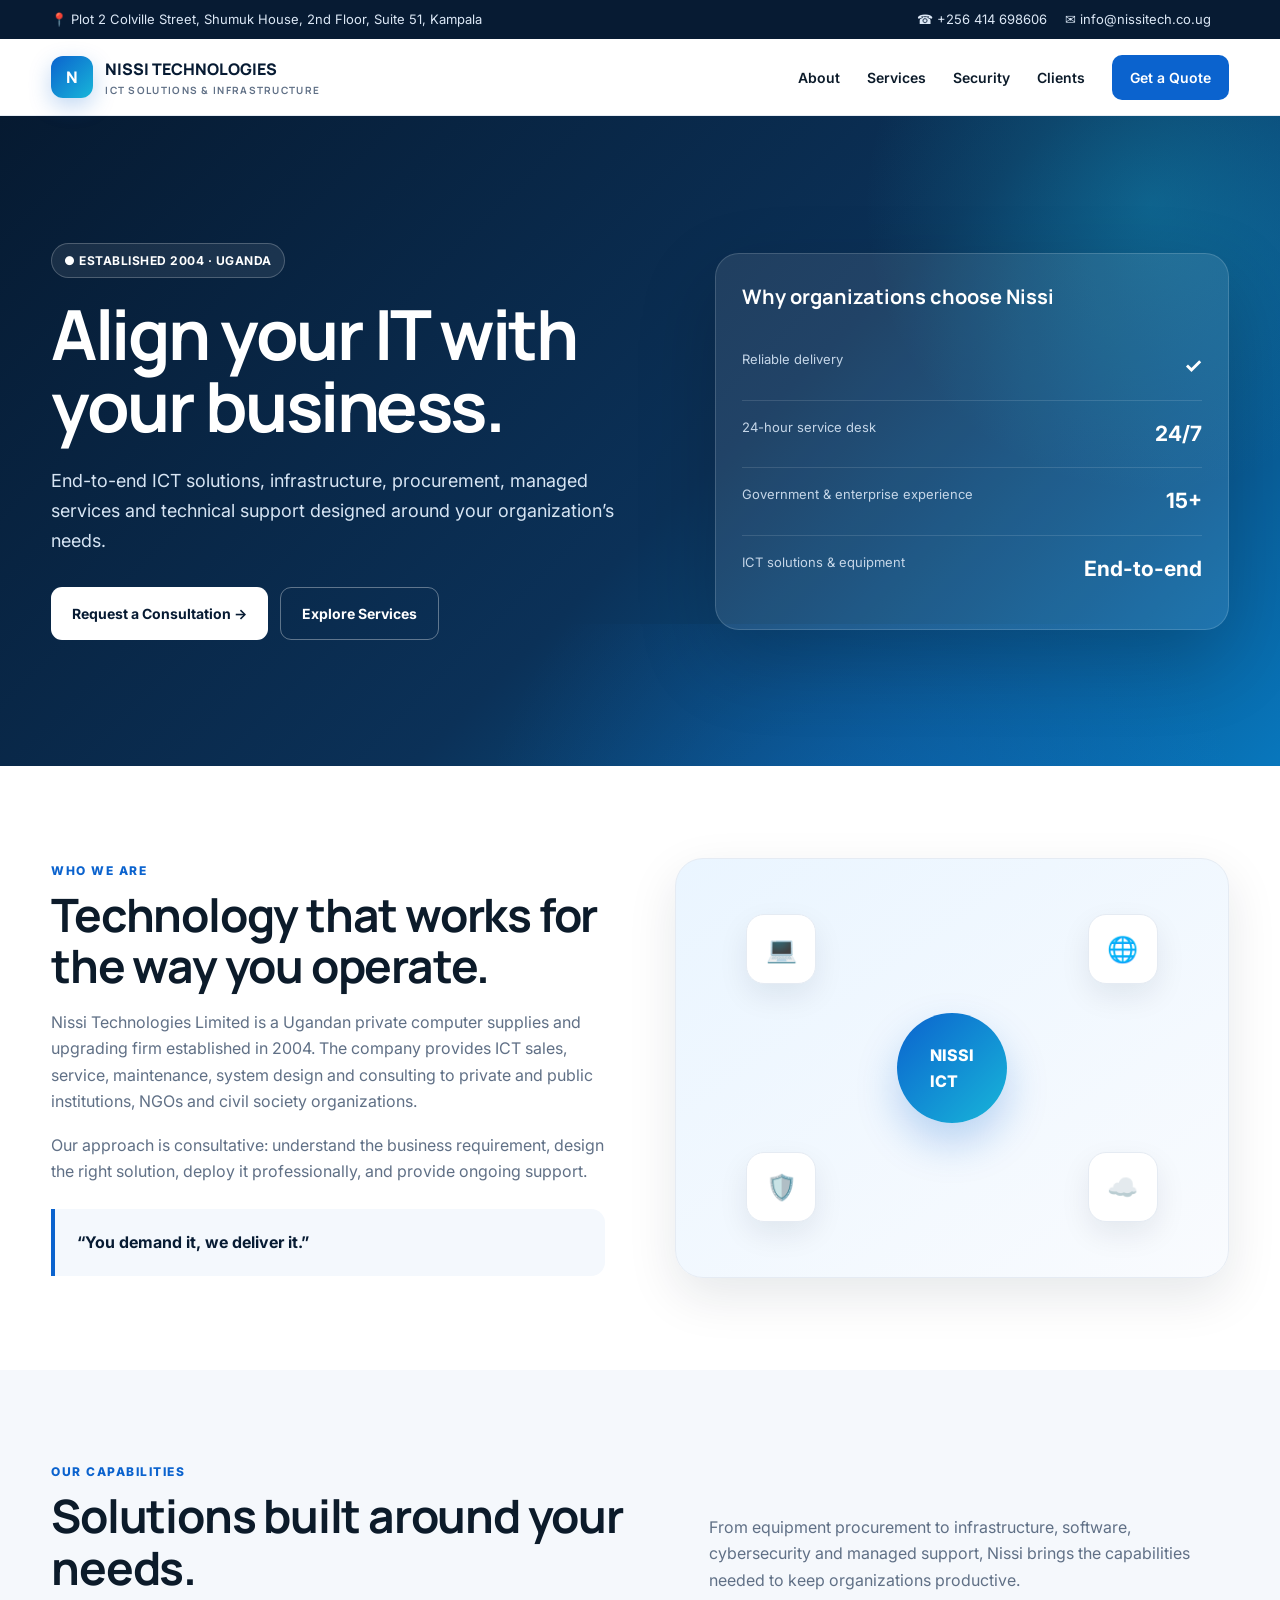
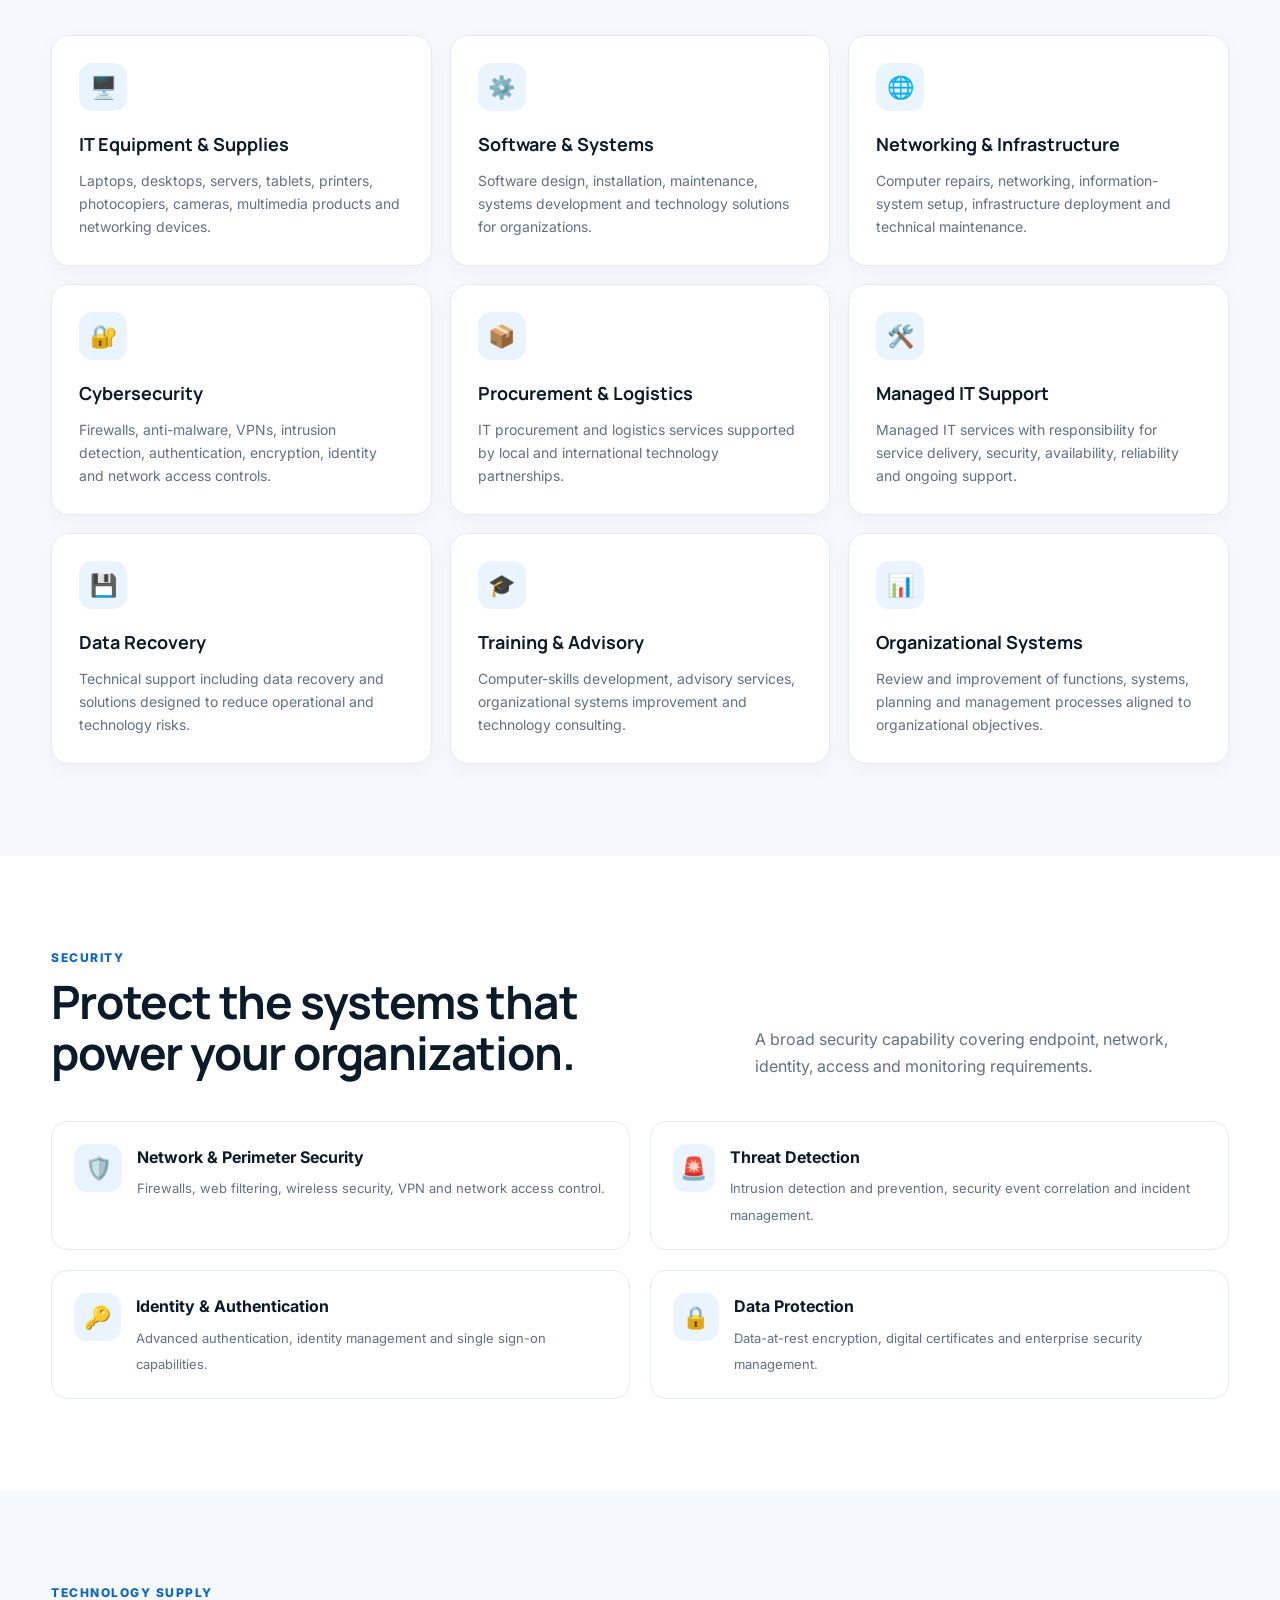
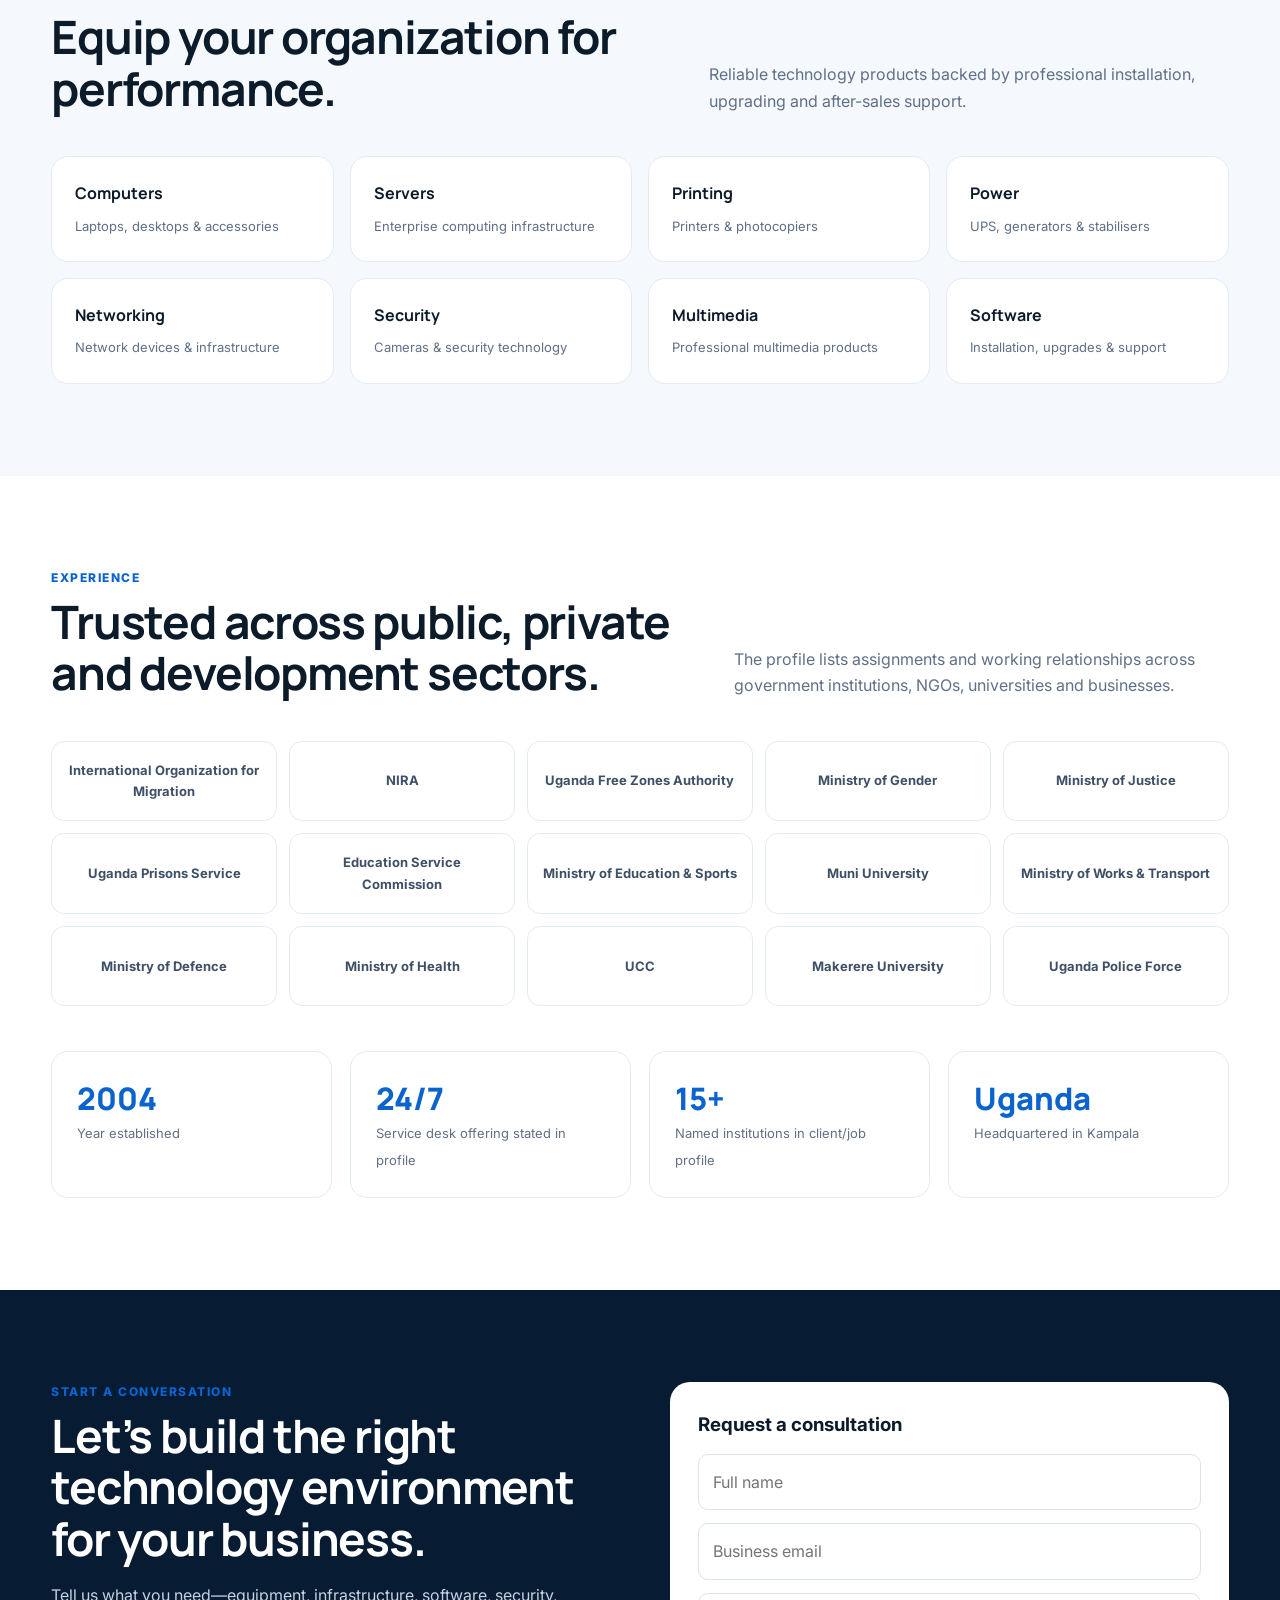
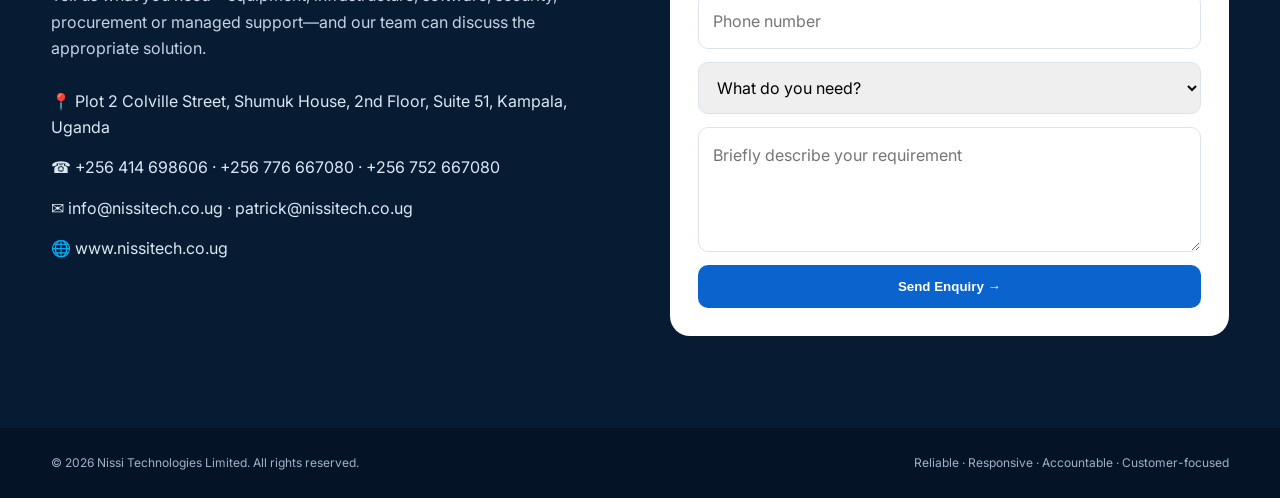
<file: New folder/index.html>
<!DOCTYPE html>
<html lang="en">
<head>
  <meta charset="UTF-8">
  <meta name="viewport" content="width=device-width, initial-scale=1.0">
  <meta name="description" content="Nissi Technologies Limited — ICT solutions, IT equipment, infrastructure, managed services, networking, cybersecurity, software, procurement and technical support in Uganda.">
  <meta name="keywords" content="Nissi Technologies, ICT Uganda, IT equipment Uganda, networking, cybersecurity, software development, procurement, IT support">
  <title>Nissi Technologies Limited | ICT Solutions & Infrastructure</title>
  <link rel="preconnect" href="https://fonts.googleapis.com">
  <link rel="preconnect" href="https://fonts.gstatic.com" crossorigin>
  <link href="https://fonts.googleapis.com/css2?family=Inter:wght@400;500;600;700;800&family=Manrope:wght@500;600;700;800&display=swap" rel="stylesheet">
  <style>
    :root{
      --navy:#071b33; --blue:#0b63ce; --blue2:#1785ff; --cyan:#18b6d9;
      --ink:#0c1b2a; --muted:#607086; --light:#f5f8fc; --white:#fff;
      --line:#e5ebf3; --shadow:0 18px 50px rgba(7,27,51,.10);
      --radius:20px;
    }
    *{box-sizing:border-box;margin:0;padding:0}
    html{scroll-behavior:smooth}
    body{font-family:Inter,Arial,sans-serif;color:var(--ink);line-height:1.65;background:#fff}
    a{text-decoration:none;color:inherit}
    .container{width:min(1180px,92%);margin:auto}
    .topbar{background:var(--navy);color:#dce8f6;font-size:13px}
    .topbar .container{display:flex;justify-content:space-between;gap:20px;padding:9px 0;flex-wrap:wrap}
    .topbar span{margin-right:18px}
    header{position:sticky;top:0;z-index:1000;background:rgba(255,255,255,.96);backdrop-filter:blur(14px);border-bottom:1px solid rgba(229,235,243,.9)}
    nav{height:76px;display:flex;align-items:center;justify-content:space-between}
    .brand{display:flex;align-items:center;gap:12px;font-family:Manrope;font-weight:800;color:var(--navy)}
    .brand-mark{width:42px;height:42px;border-radius:12px;background:linear-gradient(135deg,var(--blue),var(--cyan));display:grid;place-items:center;color:white;font-weight:800;box-shadow:0 8px 22px rgba(11,99,206,.25)}
    .brand small{display:block;color:var(--muted);font-size:10px;letter-spacing:1.3px;font-weight:700}
    .navlinks{display:flex;gap:27px;align-items:center;font-size:14px;font-weight:600}
    .navlinks a:hover{color:var(--blue)}
    .nav-cta{background:var(--blue);color:#fff!important;padding:11px 18px;border-radius:10px}
    .menu{display:none;border:0;background:none;font-size:26px}
    .hero{position:relative;overflow:hidden;background:linear-gradient(135deg,#061a31 0%,#0b3158 55%,#0877bd 100%);color:white}
    .hero:before{content:"";position:absolute;width:620px;height:620px;border-radius:50%;right:-180px;top:-220px;background:radial-gradient(circle,rgba(24,182,217,.30),transparent 65%)}
    .hero:after{content:"";position:absolute;inset:auto -10% -55% 25%;height:500px;background:radial-gradient(circle,rgba(23,133,255,.24),transparent 65%)}
    .hero-grid{min-height:650px;display:grid;grid-template-columns:1.08fr .92fr;gap:60px;align-items:center;position:relative;z-index:1}
    .eyebrow{display:inline-flex;align-items:center;gap:8px;padding:7px 12px;border:1px solid rgba(255,255,255,.22);border-radius:999px;background:rgba(255,255,255,.08);font-size:12px;font-weight:700;letter-spacing:.5px;margin-bottom:20px}
    h1{font-family:Manrope;font-size:clamp(42px,5.4vw,72px);line-height:1.04;letter-spacing:-2.5px;max-width:750px}
    .hero p{font-size:18px;color:#d7e5f4;max-width:650px;margin:24px 0 32px}
    .buttons{display:flex;gap:12px;flex-wrap:wrap}
    .btn{padding:14px 21px;border-radius:11px;font-weight:700;font-size:14px;display:inline-flex;align-items:center;gap:8px}
    .btn-primary{background:#fff;color:var(--navy)}
    .btn-outline{border:1px solid rgba(255,255,255,.35);color:#fff}
    .hero-card{background:rgba(255,255,255,.09);border:1px solid rgba(255,255,255,.15);border-radius:24px;padding:26px;box-shadow:0 30px 80px rgba(0,0,0,.18)}
    .hero-card h3{font-family:Manrope;font-size:20px;margin-bottom:20px}
    .metric{display:flex;justify-content:space-between;padding:16px 0;border-bottom:1px solid rgba(255,255,255,.12)}
    .metric:last-child{border:0}.metric strong{font-size:21px}.metric span{color:#c5d6e8;font-size:13px}
    .section{padding:92px 0}.section.alt{background:var(--light)}
    .section-head{display:flex;justify-content:space-between;gap:40px;align-items:end;margin-bottom:42px}
    .kicker{color:var(--blue);font-size:12px;font-weight:800;letter-spacing:1.5px;text-transform:uppercase}
    h2{font-family:Manrope;font-size:clamp(30px,4vw,46px);line-height:1.12;letter-spacing:-1.2px;margin-top:8px}
    .section-head p{max-width:520px;color:var(--muted)}
    .about-grid{display:grid;grid-template-columns:1fr 1fr;gap:70px;align-items:center}
    .about-copy p{color:var(--muted);margin-top:17px}
    .quote{margin-top:25px;padding:20px 22px;border-left:4px solid var(--blue);background:#f4f8fd;border-radius:0 14px 14px 0;font-weight:700;color:var(--navy)}
    .visual{min-height:420px;border-radius:28px;background:linear-gradient(145deg,#eaf5ff,#f9fbfe);border:1px solid var(--line);position:relative;overflow:hidden;box-shadow:var(--shadow)}
    .network{position:absolute;inset:0;display:grid;place-items:center}
    .network .core{width:110px;height:110px;border-radius:50%;display:grid;place-items:center;color:white;font-weight:800;background:linear-gradient(135deg,var(--blue),var(--cyan));box-shadow:0 20px 40px rgba(11,99,206,.25)}
    .node{position:absolute;width:70px;height:70px;border-radius:18px;background:#fff;border:1px solid var(--line);display:grid;place-items:center;font-size:25px;box-shadow:0 12px 30px rgba(7,27,51,.08)}
    .n1{top:55px;left:70px}.n2{top:55px;right:70px}.n3{bottom:55px;left:70px}.n4{bottom:55px;right:70px}
    .services{display:grid;grid-template-columns:repeat(3,1fr);gap:18px}
    .service{padding:27px;background:#fff;border:1px solid var(--line);border-radius:18px;transition:.25s;box-shadow:0 6px 20px rgba(7,27,51,.035)}
    .service:hover{transform:translateY(-5px);box-shadow:var(--shadow);border-color:#c9dff8}
    .icon{width:48px;height:48px;border-radius:13px;background:#eaf4ff;color:var(--blue);display:grid;place-items:center;font-size:22px;margin-bottom:19px}
    .service h3{font-family:Manrope;font-size:18px;margin-bottom:9px}.service p{font-size:14px;color:var(--muted)}
    .equip{display:grid;grid-template-columns:repeat(4,1fr);gap:16px}
    .equip-card{padding:23px;border:1px solid var(--line);border-radius:17px;background:white}
    .equip-card strong{display:block;font-family:Manrope;font-size:16px;margin-bottom:5px}.equip-card span{font-size:13px;color:var(--muted)}
    .security{display:grid;grid-template-columns:1fr 1fr;gap:20px}
    .security-item{background:#fff;border:1px solid var(--line);padding:22px;border-radius:16px;display:flex;gap:15px}
    .security-item b{display:block;margin-bottom:4px}.security-item span{font-size:13px;color:var(--muted)}
    .clients{display:grid;grid-template-columns:repeat(5,1fr);gap:12px}
    .client{padding:18px 12px;min-height:80px;display:grid;place-items:center;text-align:center;border:1px solid var(--line);border-radius:13px;background:#fff;font-size:13px;font-weight:700;color:#3e5066}
    .stats{display:grid;grid-template-columns:repeat(4,1fr);gap:18px;margin-top:45px}
    .stat{padding:25px;border-radius:17px;background:#fff;border:1px solid var(--line)}.stat strong{font:800 31px Manrope;color:var(--blue);display:block}.stat span{font-size:13px;color:var(--muted)}
    .contact{background:var(--navy);color:white}
    .contact-grid{display:grid;grid-template-columns:1fr 1fr;gap:60px;align-items:start}
    .contact p{color:#c4d2e2;margin:18px 0 26px}.contact-details div{margin:14px 0;color:#dbe7f2}
    form{background:#fff;padding:28px;border-radius:20px;color:var(--ink);display:grid;gap:13px}
    input,textarea,select{width:100%;padding:14px;border:1px solid #dbe3ed;border-radius:10px;font:inherit;outline:none}
    textarea{min-height:125px;resize:vertical}.submit{border:0;background:var(--blue);color:white;padding:14px;border-radius:10px;font-weight:800;cursor:pointer}
    footer{background:#041426;color:#9fb2c8;padding:25px 0;font-size:12px}.footer-grid{display:flex;justify-content:space-between;gap:20px;flex-wrap:wrap}
    @media(max-width:900px){.navlinks{display:none}.menu{display:block}.hero-grid,.about-grid,.contact-grid{grid-template-columns:1fr}.hero-grid{padding:80px 0}.services{grid-template-columns:repeat(2,1fr)}.equip{grid-template-columns:repeat(2,1fr)}.clients{grid-template-columns:repeat(3,1fr)}.stats{grid-template-columns:repeat(2,1fr)}}
    @media(max-width:600px){.topbar .container{display:block}.topbar span{display:block;margin:2px 0}.section{padding:65px 0}.section-head{display:block}.section-head p{margin-top:15px}.services,.security,.equip,.clients,.stats{grid-template-columns:1fr}.hero-grid{min-height:auto;padding:70px 0}.hero-card{margin-top:10px}h1{letter-spacing:-1.7px}.visual{min-height:340px}.n1,.n3{left:30px}.n2,.n4{right:30px}}
  </style>
</head>
<body>
  <div class="topbar">
    <div class="container">
      <div><span>📍 Plot 2 Colville Street, Shumuk House, 2nd Floor, Suite 51, Kampala</span></div>
      <div><span>☎ +256 414 698606</span><span>✉ info@nissitech.co.ug</span></div>
    </div>
  </div>

  <header>
    <div class="container">
      <nav>
        <a href="#home" class="brand"><span class="brand-mark">N</span><span>NISSI TECHNOLOGIES<small>ICT SOLUTIONS & INFRASTRUCTURE</small></span></a>
        <div class="navlinks">
          <a href="#about">About</a><a href="#services">Services</a><a href="#security">Security</a><a href="#clients">Clients</a><a href="#contact" class="nav-cta">Get a Quote</a>
        </div>
        <button class="menu" aria-label="Open menu" onclick="document.querySelector('.navlinks').classList.toggle('mobile')">☰</button>
      </nav>
    </div>
  </header>

  <main>
    <section class="hero" id="home">
      <div class="container hero-grid">
        <div>
          <div class="eyebrow">● ESTABLISHED 2004 · UGANDA</div>
          <h1>Align your IT with your business.</h1>
          <p>End-to-end ICT solutions, infrastructure, procurement, managed services and technical support designed around your organization’s needs.</p>
          <div class="buttons"><a class="btn btn-primary" href="#contact">Request a Consultation →</a><a class="btn btn-outline" href="#services">Explore Services</a></div>
        </div>
        <div class="hero-card">
          <h3>Why organizations choose Nissi</h3>
          <div class="metric"><span>Reliable delivery</span><strong>✓</strong></div>
          <div class="metric"><span>24-hour service desk</span><strong>24/7</strong></div>
          <div class="metric"><span>Government & enterprise experience</span><strong>15+</strong></div>
          <div class="metric"><span>ICT solutions & equipment</span><strong>End-to-end</strong></div>
        </div>
      </div>
    </section>

    <section class="section" id="about">
      <div class="container about-grid">
        <div class="about-copy">
          <div class="kicker">Who we are</div><h2>Technology that works for the way you operate.</h2>
          <p>Nissi Technologies Limited is a Ugandan private computer supplies and upgrading firm established in 2004. The company provides ICT sales, service, maintenance, system design and consulting to private and public institutions, NGOs and civil society organizations.</p>
          <p>Our approach is consultative: understand the business requirement, design the right solution, deploy it professionally, and provide ongoing support.</p>
          <div class="quote">“You demand it, we deliver it.”</div>
        </div>
        <div class="visual" aria-label="Illustration of connected ICT infrastructure">
          <div class="network">
            <div class="core">NISSI<br>ICT</div>
            <div class="node n1">💻</div><div class="node n2">🌐</div><div class="node n3">🛡️</div><div class="node n4">☁️</div>
          </div>
        </div>
      </div>
    </section>

    <section class="section alt" id="services">
      <div class="container">
        <div class="section-head"><div><div class="kicker">Our capabilities</div><h2>Solutions built around your needs.</h2></div><p>From equipment procurement to infrastructure, software, cybersecurity and managed support, Nissi brings the capabilities needed to keep organizations productive.</p></div>
        <div class="services">
          <article class="service"><div class="icon">🖥️</div><h3>IT Equipment & Supplies</h3><p>Laptops, desktops, servers, tablets, printers, photocopiers, cameras, multimedia products and networking devices.</p></article>
          <article class="service"><div class="icon">⚙️</div><h3>Software & Systems</h3><p>Software design, installation, maintenance, systems development and technology solutions for organizations.</p></article>
          <article class="service"><div class="icon">🌐</div><h3>Networking & Infrastructure</h3><p>Computer repairs, networking, information-system setup, infrastructure deployment and technical maintenance.</p></article>
          <article class="service"><div class="icon">🔐</div><h3>Cybersecurity</h3><p>Firewalls, anti-malware, VPNs, intrusion detection, authentication, encryption, identity and network access controls.</p></article>
          <article class="service"><div class="icon">📦</div><h3>Procurement & Logistics</h3><p>IT procurement and logistics services supported by local and international technology partnerships.</p></article>
          <article class="service"><div class="icon">🛠️</div><h3>Managed IT Support</h3><p>Managed IT services with responsibility for service delivery, security, availability, reliability and ongoing support.</p></article>
          <article class="service"><div class="icon">💾</div><h3>Data Recovery</h3><p>Technical support including data recovery and solutions designed to reduce operational and technology risks.</p></article>
          <article class="service"><div class="icon">🎓</div><h3>Training & Advisory</h3><p>Computer-skills development, advisory services, organizational systems improvement and technology consulting.</p></article>
          <article class="service"><div class="icon">📊</div><h3>Organizational Systems</h3><p>Review and improvement of functions, systems, planning and management processes aligned to organizational objectives.</p></article>
        </div>
      </div>
    </section>

    <section class="section" id="security">
      <div class="container">
        <div class="section-head"><div><div class="kicker">Security</div><h2>Protect the systems that power your organization.</h2></div><p>A broad security capability covering endpoint, network, identity, access and monitoring requirements.</p></div>
        <div class="security">
          <div class="security-item"><div class="icon">🛡️</div><div><b>Network & Perimeter Security</b><span>Firewalls, web filtering, wireless security, VPN and network access control.</span></div></div>
          <div class="security-item"><div class="icon">🚨</div><div><b>Threat Detection</b><span>Intrusion detection and prevention, security event correlation and incident management.</span></div></div>
          <div class="security-item"><div class="icon">🔑</div><div><b>Identity & Authentication</b><span>Advanced authentication, identity management and single sign-on capabilities.</span></div></div>
          <div class="security-item"><div class="icon">🔒</div><div><b>Data Protection</b><span>Data-at-rest encryption, digital certificates and enterprise security management.</span></div></div>
        </div>
      </div>
    </section>

    <section class="section alt">
      <div class="container">
        <div class="section-head"><div><div class="kicker">Technology supply</div><h2>Equip your organization for performance.</h2></div><p>Reliable technology products backed by professional installation, upgrading and after-sales support.</p></div>
        <div class="equip">
          <div class="equip-card"><strong>Computers</strong><span>Laptops, desktops & accessories</span></div>
          <div class="equip-card"><strong>Servers</strong><span>Enterprise computing infrastructure</span></div>
          <div class="equip-card"><strong>Printing</strong><span>Printers & photocopiers</span></div>
          <div class="equip-card"><strong>Power</strong><span>UPS, generators & stabilisers</span></div>
          <div class="equip-card"><strong>Networking</strong><span>Network devices & infrastructure</span></div>
          <div class="equip-card"><strong>Security</strong><span>Cameras & security technology</span></div>
          <div class="equip-card"><strong>Multimedia</strong><span>Professional multimedia products</span></div>
          <div class="equip-card"><strong>Software</strong><span>Installation, upgrades & support</span></div>
        </div>
      </div>
    </section>

    <section class="section" id="clients">
      <div class="container">
        <div class="section-head"><div><div class="kicker">Experience</div><h2>Trusted across public, private and development sectors.</h2></div><p>The profile lists assignments and working relationships across government institutions, NGOs, universities and businesses.</p></div>
        <div class="clients">
          <div class="client">International Organization for Migration</div><div class="client">NIRA</div><div class="client">Uganda Free Zones Authority</div><div class="client">Ministry of Gender</div><div class="client">Ministry of Justice</div>
          <div class="client">Uganda Prisons Service</div><div class="client">Education Service Commission</div><div class="client">Ministry of Education & Sports</div><div class="client">Muni University</div><div class="client">Ministry of Works & Transport</div>
          <div class="client">Ministry of Defence</div><div class="client">Ministry of Health</div><div class="client">UCC</div><div class="client">Makerere University</div><div class="client">Uganda Police Force</div>
        </div>
        <div class="stats">
          <div class="stat"><strong>2004</strong><span>Year established</span></div><div class="stat"><strong>24/7</strong><span>Service desk offering stated in profile</span></div><div class="stat"><strong>15+</strong><span>Named institutions in client/job profile</span></div><div class="stat"><strong>Uganda</strong><span>Headquartered in Kampala</span></div>
        </div>
      </div>
    </section>

    <section class="section contact" id="contact">
      <div class="container contact-grid">
        <div>
          <div class="kicker">Start a conversation</div><h2>Let’s build the right technology environment for your business.</h2>
          <p>Tell us what you need—equipment, infrastructure, software, security, procurement or managed support—and our team can discuss the appropriate solution.</p>
          <div class="contact-details">
            <div>📍 Plot 2 Colville Street, Shumuk House, 2nd Floor, Suite 51, Kampala, Uganda</div>
            <div>☎ +256 414 698606 · +256 776 667080 · +256 752 667080</div>
            <div>✉ info@nissitech.co.ug · patrick@nissitech.co.ug</div>
            <div>🌐 www.nissitech.co.ug</div>
          </div>
        </div>
        <form onsubmit="event.preventDefault(); alert('Thank you. Your enquiry form is ready to connect to Nissi Technologies email/CRM.');">
          <h3>Request a consultation</h3>
          <input required placeholder="Full name">
          <input required type="email" placeholder="Business email">
          <input placeholder="Phone number">
          <select><option>What do you need?</option><option>IT Equipment & Supplies</option><option>Networking & Infrastructure</option><option>Software & Systems</option><option>Cybersecurity</option><option>Procurement & Logistics</option><option>Managed IT Support</option><option>Other</option></select>
          <textarea placeholder="Briefly describe your requirement"></textarea>
          <button class="submit">Send Enquiry →</button>
        </form>
      </div>
    </section>
  </main>

  <footer><div class="container footer-grid"><div>© <span id="year"></span> Nissi Technologies Limited. All rights reserved.</div><div>Reliable · Responsive · Accountable · Customer-focused</div></div></footer>
  <script>
    document.getElementById('year').textContent = new Date().getFullYear();
    const links=document.querySelectorAll('.navlinks a');
    links.forEach(a=>a.addEventListener('click',()=>document.querySelector('.navlinks').classList.remove('mobile')));
  </script>
</body>
</html>
</file>
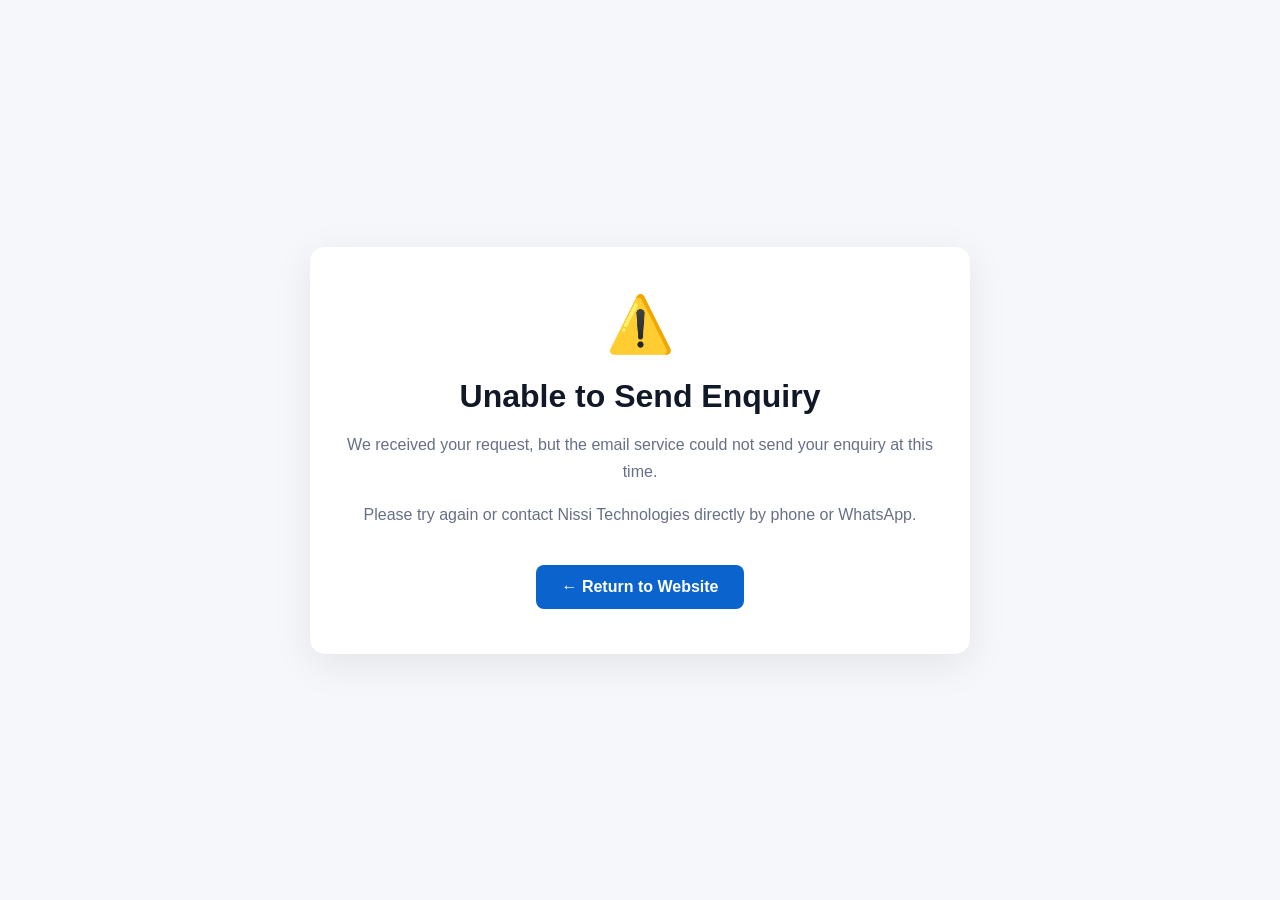
<file: enquiry-error.html>
<!DOCTYPE html>
<html lang="en">
<head>
  <meta charset="UTF-8">
  <meta name="viewport" content="width=device-width, initial-scale=1.0">
  <title>Enquiry Not Sent | Nissi Technologies</title>

  <style>
    body {
      margin: 0;
      min-height: 100vh;
      display: flex;
      align-items: center;
      justify-content: center;
      font-family: Arial, sans-serif;
      background: #f5f7fa;
    }

    .error-box {
      width: 90%;
      max-width: 600px;
      padding: 45px 30px;
      background: #fff;
      border-radius: 15px;
      text-align: center;
      box-shadow: 0 10px 40px rgba(0,0,0,.08);
    }

    .error-icon {
      font-size: 55px;
      margin-bottom: 15px;
    }

    h1 {
      color: #111827;
      margin-bottom: 15px;
    }

    p {
      color: #667085;
      line-height: 1.7;
    }

    .btn {
      display: inline-block;
      margin-top: 20px;
      padding: 13px 25px;
      background: #0b63ce;
      color: #fff;
      text-decoration: none;
      border-radius: 8px;
      font-weight: 600;
    }
  </style>
</head>

<body>

  <div class="error-box">
    <div class="error-icon">⚠️</div>

    <h1>Unable to Send Enquiry</h1>

    <p>
      We received your request, but the email service could not send
      your enquiry at this time.
    </p>

    <p>
      Please try again or contact Nissi Technologies directly by phone
      or WhatsApp.
    </p>

    <a href="index.html" class="btn">
      ← Return to Website
    </a>
  </div>

</body>
</html>
</file>
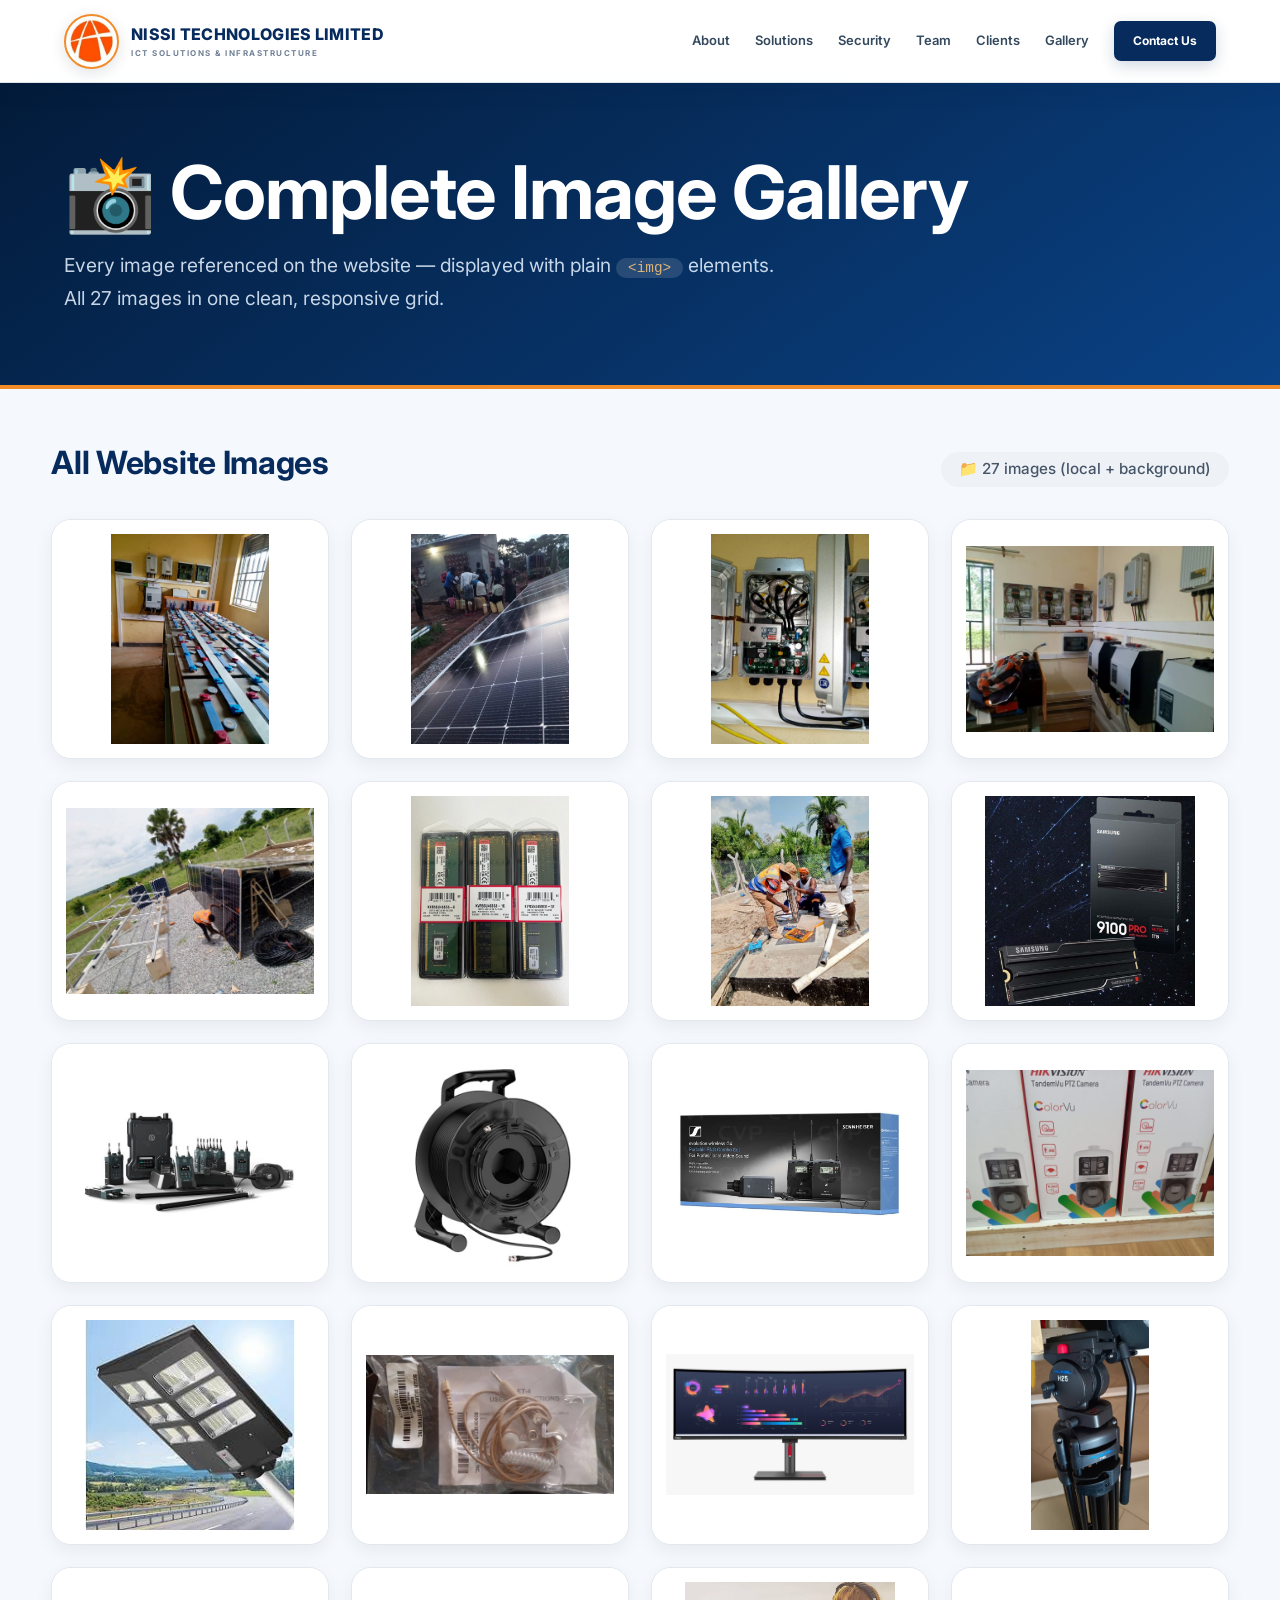
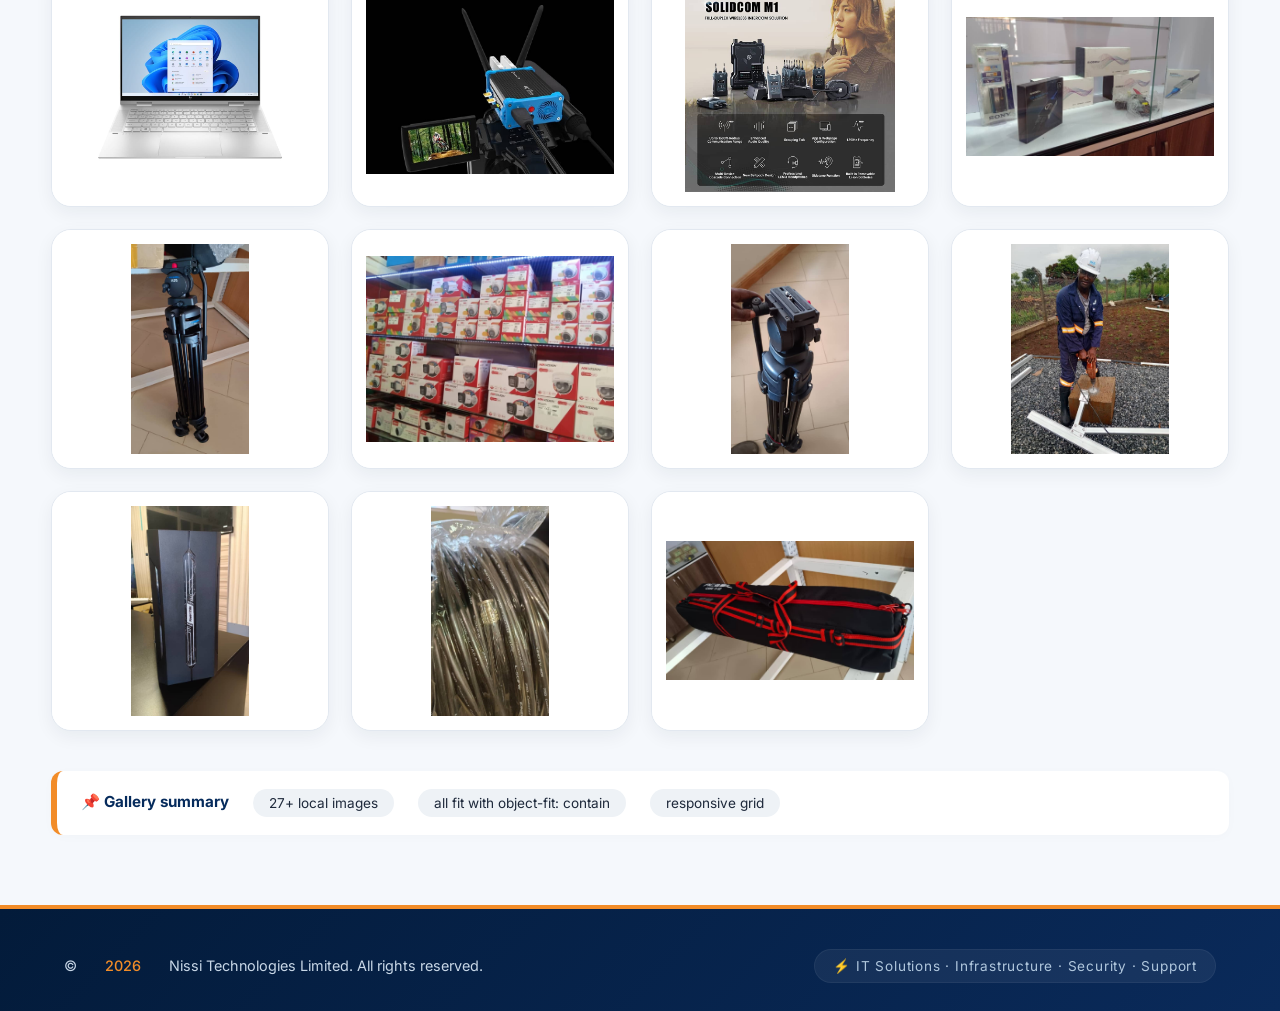
<file: gallery.html>
<!DOCTYPE html>
<html lang="en">
<head>
  <meta charset="UTF-8" />
  <meta name="viewport" content="width=device-width, initial-scale=1.0" />
  <title>Nissi Technologies · Image Gallery</title>
  <!-- Google Font (Inter) for a crisp modern look -->
  <link rel="preconnect" href="https://fonts.googleapis.com" />
  <link rel="preconnect" href="https://fonts.gstatic.com" crossorigin />
  <link href="https://fonts.googleapis.com/css2?family=Inter:opsz,wght@14..32,400;14..32,500;14..32,600;14..32,700;14..32,800&display=swap" rel="stylesheet" />
  <style>
    /* ----- reset & base ----- */
    * {
      margin: 0;
      padding: 0;
      box-sizing: border-box;
    }

    body {
      background: #f5f8fc;
      font-family: 'Inter', -apple-system, BlinkMacSystemFont, 'Segoe UI', Roboto, Arial, sans-serif;
      color: #10233f;
      line-height: 1.5;
      padding-top: 82px; /* space for fixed header */
    }

    /* ----- fixed header (glass) ----- */
    header {
      position: fixed;
      top: 0;
      left: 0;
      width: 100%;
      z-index: 9999;
      background: rgba(255, 255, 255, 0.96);
      backdrop-filter: blur(14px);
      -webkit-backdrop-filter: blur(14px);
      border-bottom: 1px solid rgba(6, 43, 92, 0.10);
      box-shadow: 0 5px 25px rgba(3, 27, 58, 0.08);
      transition: all 0.3s ease;
    }

    header .container {
      width: 90%;
      max-width: 1250px;
      margin: 0 auto;
    }

    header nav {
      min-height: 82px;
      display: flex;
      align-items: center;
      justify-content: space-between;
      gap: 30px;
    }

    /* ----- brand (clickable) ----- */
    .brand {
      display: flex;
      align-items: center;
      gap: 12px;
      text-decoration: none;
      color: #062b5c;
      min-width: 0;
    }

    .brand-mark {
      width: 55px;
      height: 55px;
      flex-shrink: 0;
      display: flex;
      align-items: center;
      justify-content: center;
      background: #ffffff;
      border: 2px solid #f28c28;
      border-radius: 50%;
      overflow: hidden;
      box-shadow: 0 4px 15px rgba(3, 27, 58, 0.12);
      transition: all 0.3s ease;
    }

    .brand-mark img {
      width: 100%;
      height: 100%;
      object-fit: contain;
      display: block;
      padding: 3px;
    }

    .brand:hover .brand-mark {
      transform: rotate(-3deg) scale(1.04);
      box-shadow: 0 7px 20px rgba(242, 140, 40, 0.25);
    }

    .brand-name {
      display: flex;
      flex-direction: column;
      justify-content: center;
      color: #062b5c;
      font-size: 16px;
      font-weight: 800;
      letter-spacing: 0.3px;
      line-height: 1.2;
      white-space: nowrap;
    }

    .brand-name small {
      display: block;
      margin-top: 4px;
      color: #718096;
      font-size: 8px;
      font-weight: 700;
      letter-spacing: 1.5px;
      line-height: 1;
      white-space: nowrap;
    }

    /* ----- nav links ----- */
    .navlinks {
      display: flex;
      align-items: center;
      justify-content: flex-end;
      gap: 25px;
    }

    .navlinks > a {
      position: relative;
      display: inline-flex;
      align-items: center;
      color: #34495e;
      text-decoration: none;
      font-size: 13px;
      font-weight: 600;
      padding: 10px 0;
      transition: color 0.3s ease, transform 0.3s ease;
    }

    .navlinks > a:not(.nav-cta)::after {
      content: "";
      position: absolute;
      left: 0;
      bottom: 2px;
      width: 0;
      height: 2px;
      background: #f28c28;
      border-radius: 10px;
      transition: width 0.3s ease;
    }

    .navlinks > a:not(.nav-cta):hover {
      color: #062b5c;
      transform: translateY(-1px);
    }

    .navlinks > a:not(.nav-cta):hover::after {
      width: 100%;
    }

    .nav-cta {
      background: #062b5c;
      color: #ffffff !important;
      padding: 11px 19px !important;
      border-radius: 7px;
      font-size: 12px !important;
      font-weight: 700 !important;
      box-shadow: 0 5px 15px rgba(6, 43, 92, 0.18);
      transition: background 0.3s ease, transform 0.3s ease, box-shadow 0.3s ease !important;
    }

    .nav-cta:hover {
      background: #f28c28;
      transform: translateY(-2px);
      box-shadow: 0 8px 20px rgba(242, 140, 40, 0.25);
    }

    /* mobile menu button */
    .menu {
      display: none;
      width: 42px;
      height: 42px;
      border: 1px solid #dbe4ee;
      border-radius: 8px;
      background: #ffffff;
      color: #062b5c;
      font-size: 22px;
      cursor: pointer;
      align-items: center;
      justify-content: center;
      transition: all 0.3s ease;
    }

    .menu:hover {
      background: #062b5c;
      color: #ffffff;
      border-color: #062b5c;
    }

    /* ----- hero ----- */
    .hero {
      padding: 70px 5%;
      color: #fff;
      background: linear-gradient(145deg, #031b3a 0%, #0a4285 100%),
        url("https://images.unsplash.com/photo-1558494949-ef010cbdcc31?auto=format&fit=crop&w=1800&q=80") center / cover no-repeat;
      background-blend-mode: overlay;
      border-bottom: 4px solid #f28c28;
    }

    .hero h1 {
      font-size: clamp(44px, 7vw, 74px);
      font-weight: 700;
      letter-spacing: -1px;
      margin-bottom: 16px;
      line-height: 1.1;
    }

    .hero p {
      max-width: 720px;
      font-size: 1.2rem;
      color: #dce9f7;
      opacity: 0.9;
      line-height: 1.7;
    }

    .hero p code {
      background: rgba(255, 255, 255, 0.15);
      padding: 2px 12px;
      border-radius: 30px;
      font-size: 0.9rem;
      color: #f5c27b;
    }

    /* ----- main container ----- */
    main {
      width: 92%;
      max-width: 1280px;
      margin: 50px auto 70px;
    }

    .heading {
      margin-bottom: 32px;
      display: flex;
      flex-wrap: wrap;
      justify-content: space-between;
      align-items: flex-end;
      gap: 12px;
    }

    .heading h2 {
      font-size: 32px;
      color: #062b5c;
      font-weight: 700;
      letter-spacing: -0.3px;
    }

    .heading p {
      color: #475569;
      background: #eef2f6;
      padding: 6px 18px;
      border-radius: 40px;
      font-size: 0.95rem;
      font-weight: 500;
    }

    /* ----- gallery grid ----- */
    .gallery {
      display: grid;
      grid-template-columns: repeat(4, 1fr);
      gap: 22px;
    }

    .image-card {
      background: #ffffff;
      border: 1px solid #e2e8f0;
      border-radius: 20px;
      overflow: hidden;
      box-shadow: 0 6px 18px rgba(3, 27, 58, 0.06);
      height: 240px;
      display: flex;
      align-items: center;
      justify-content: center;
      transition: transform 0.25s ease, box-shadow 0.3s ease, border-color 0.2s ease;
      background: #fafdff;
    }

    .image-card:hover {
      transform: translateY(-6px);
      box-shadow: 0 16px 36px rgba(3, 27, 58, 0.13);
      border-color: #f28c28;
    }

    .image-card img {
      width: 100%;
      height: 100%;
      object-fit: contain;
      padding: 14px;
      display: block;
      background: #ffffff;
      transition: transform 0.3s ease;
    }

    .image-card:hover img {
      transform: scale(1.02);
    }

    /* subtle alternating background */
    .image-card:nth-child(4n+1) {
      background: #fcfdff;
    }

    /* ----- note ----- */
    .note {
      margin-top: 40px;
      padding: 18px 24px;
      background: #ffffff;
      border-left: 6px solid #f28c28;
      border-radius: 12px;
      box-shadow: 0 2px 12px rgba(0, 0, 0, 0.02);
      color: #1e293b;
      font-size: 0.95rem;
      display: flex;
      flex-wrap: wrap;
      align-items: center;
      gap: 12px 24px;
    }

    .note strong {
      color: #062b5c;
    }

    .note span {
      background: #eef2f6;
      padding: 4px 16px;
      border-radius: 40px;
      font-size: 0.85rem;
      color: #1e293b;
    }

    /* ----- footer ----- */
    footer {
      background: linear-gradient(135deg, #031b3a 0%, #0a2a5a 100%);
      color: #ffffff;
      padding: 40px 5% 28px;
      border-top: 4px solid #f28c28;
      margin-top: 20px;
    }

    .footer-grid {
      display: flex;
      flex-wrap: wrap;
      justify-content: space-between;
      align-items: center;
      max-width: 1280px;
      margin: 0 auto;
      gap: 16px 30px;
    }

    .footer-grid div {
      display: flex;
      flex-wrap: wrap;
      gap: 12px 28px;
      align-items: center;
    }

    .footer-grid .copy {
      font-size: 0.9rem;
      color: #c8d7e7;
    }

    .footer-grid .copy span {
      color: #f28c28;
      font-weight: 500;
    }

    .footer-grid .tagline {
      font-size: 0.85rem;
      letter-spacing: 0.8px;
      color: #b0c7dd;
      background: rgba(255, 255, 255, 0.06);
      padding: 6px 18px;
      border-radius: 40px;
      border: 1px solid rgba(255, 255, 255, 0.05);
    }

    /* =========================================================
       RESPONSIVE
    ========================================================= */
    @media (max-width: 1100px) {
      .gallery {
        grid-template-columns: repeat(3, 1fr);
        gap: 18px;
      }
    }

    @media (max-width: 850px) {
      header nav {
        min-height: 72px;
      }

      .menu {
        display: flex;
      }

      .navlinks {
        position: absolute;
        top: 72px;
        left: 4%;
        width: 92%;
        display: flex;
        flex-direction: column;
        align-items: stretch;
        gap: 0;
        padding: 10px;
        background: rgba(255, 255, 255, 0.98);
        backdrop-filter: blur(15px);
        border: 1px solid #e2e8f0;
        border-radius: 12px;
        box-shadow: 0 15px 40px rgba(3, 27, 58, 0.15);
        opacity: 0;
        visibility: hidden;
        transform: translateY(-10px);
        transition: opacity 0.3s ease, transform 0.3s ease, visibility 0.3s ease;
      }

      .navlinks.active {
        opacity: 1;
        visibility: visible;
        transform: translateY(0);
      }

      .navlinks > a {
        width: 100%;
        padding: 13px 15px;
        border-radius: 7px;
        font-size: 13px;
      }

      .navlinks > a:hover {
        background: #f5f8fc;
        transform: none;
      }

      .navlinks > a:not(.nav-cta)::after {
        display: none;
      }

      .navlinks .nav-cta {
        margin-top: 6px;
        text-align: center;
        justify-content: center;
        padding: 13px !important;
      }
    }

    @media (max-width: 760px) {
      .gallery {
        grid-template-columns: repeat(2, 1fr);
        gap: 16px;
      }

      .heading {
        flex-direction: column;
        align-items: flex-start;
      }

      .hero h1 {
        font-size: 2.8rem;
      }

      .image-card {
        height: 210px;
      }

      .footer-grid {
        flex-direction: column;
        text-align: center;
        gap: 12px;
      }
    }

    @media (max-width: 500px) {
      header .container {
        width: 94%;
      }

      .brand-mark {
        width: 45px;
        height: 45px;
      }

      .brand-name {
        font-size: 12px;
        letter-spacing: 0;
      }

      .brand-name small {
        font-size: 6.5px;
        letter-spacing: 1px;
      }

      .menu {
        width: 40px;
        height: 40px;
        font-size: 20px;
      }

      .gallery {
        grid-template-columns: 1fr;
        gap: 16px;
      }

      .image-card {
        height: 230px;
      }

      .hero {
        padding: 50px 5%;
      }

      .hero h1 {
        font-size: 2.3rem;
      }
    }

    @media (max-width: 360px) {
      .brand-name {
        font-size: 11px;
      }
      .brand-name small {
        font-size: 6px;
      }
      .brand-mark {
        width: 42px;
        height: 42px;
      }
    }
  </style>
</head>
<body>
  <!-- HEADER (fixed) -->
  <header>
    <div class="container">
      <nav>
        <a href="#home" class="brand">
          <span class="brand-mark">
            <img src="images/logo.jpg" alt="Nissi Technologies Logo" />
          </span>
          <span class="brand-name">
            NISSI TECHNOLOGIES LIMITED
            <small>ICT SOLUTIONS &amp; INFRASTRUCTURE</small>
          </span>
        </a>

        <div class="navlinks" id="navLinks">
          <a href="index.html#about">About</a>
          <a href="index.html#solutions">Solutions</a>
          <a href="index.html#security">Security</a>
          <a href="index.html#team">Team</a>
          <a href="index.html#clients">Clients</a>
          <a href="gallery.html">Gallery</a>
          <a href="index.html#contact" class="nav-cta">Contact Us</a>
        </div>

        <button class="menu" id="menuToggle" aria-label="Open menu">☰</button>
      </nav>
    </div>
  </header>

  <!-- HERO -->
  <section class="hero">
    <h1>📸 Complete Image Gallery</h1>
    <p>Every image referenced on the website — displayed with plain <code>&lt;img&gt;</code> elements. <br />All 27 images in one clean, responsive grid.</p>
  </section>

  <!-- MAIN GALLERY -->
  <main>
    <div class="heading">
      <h2>All Website Images</h2>
      <p>📁 27 images (local + background)</p>
    </div>

    <div class="gallery">
      <div class="image-card"><img src="images/1.jpeg" alt="Nissi Technologies Logo" /></div>
      <div class="image-card"><img src="images/2.jpeg" alt="Patrick" /></div>
      <div class="image-card"><img src="images/3.jpeg" alt="Albert" /></div>
      <div class="image-card"><img src="images/4.jpeg" alt="Joan" /></div>
      <div class="image-card"><img src="images/5.jpeg" alt="ISO" /></div>
      <div class="image-card"><img src="images/6.jpeg" alt="OOP" /></div>
      <div class="image-card"><img src="images/7.jpeg" alt="IOM" /></div>
      <div class="image-card"><img src="images/8.jpeg" alt="NIRA" /></div>
      <div class="image-card"><img src="images/9.jpeg" alt="Nissi Technologies Logo" /></div>
      <div class="image-card"><img src="images/10.jpeg" alt="Patrick" /></div>
      <div class="image-card"><img src="images/11.jpeg" alt="Albert" /></div>
      <div class="image-card"><img src="images/12.jpeg" alt="Joan" /></div>
      <div class="image-card"><img src="images/13.jpeg" alt="ISO" /></div>
      <div class="image-card"><img src="images/14.jpeg" alt="OOP" /></div>
      <div class="image-card"><img src="images/15.jpeg" alt="IOM" /></div>
      <div class="image-card"><img src="images/16.jpeg" alt="NIRA" /></div>
      <div class="image-card"><img src="images/17.jpeg" alt="Nissi Technologies Logo" /></div>
      <div class="image-card"><img src="images/18.jpeg" alt="Patrick" /></div>
      <div class="image-card"><img src="images/19.jpeg" alt="Albert" /></div>
      <div class="image-card"><img src="images/20.jpeg" alt="Joan" /></div>
      <div class="image-card"><img src="images/21.jpeg" alt="ISO" /></div>
      <div class="image-card"><img src="images/22.jpeg" alt="OOP" /></div>
      <div class="image-card"><img src="images/23.jpeg" alt="IOM" /></div>
      <div class="image-card"><img src="images/24.jpeg" alt="NIRA" /></div>
      <div class="image-card"><img src="images/25.jpeg" alt="Nissi Technologies Logo" /></div>
      <div class="image-card"><img src="images/26.jpeg" alt="Patrick" /></div>
      <div class="image-card"><img src="images/27.jpeg" alt="Albert" /></div>
    </div>

    <div class="note">
      <strong>📌 Gallery summary</strong>
      <span>27+ local images</span>
      <span>all fit with object-fit: contain</span>
      <span>responsive grid</span>
    </div>
  </main>

  <!-- FOOTER -->
  <footer>
    <div class="footer-grid">
      <div class="copy">
        &copy; <span id="year"></span> Nissi Technologies Limited. All rights reserved.
      </div>
      <div class="tagline">
        ⚡ IT Solutions · Infrastructure · Security · Support
      </div>
    </div>
  </footer>

  <!-- SCRIPTS -->
  <script>
    // dynamic year
    document.getElementById('year').textContent = new Date().getFullYear();

    // mobile menu toggle
    const menuToggle = document.getElementById("menuToggle");
    const navLinks = document.getElementById("navLinks");

    menuToggle.addEventListener("click", () => {
      navLinks.classList.toggle("active");
      menuToggle.innerHTML = navLinks.classList.contains("active") ? "✕" : "☰";
      menuToggle.setAttribute("aria-label", navLinks.classList.contains("active") ? "Close menu" : "Open menu");
    });

    // close menu on link click
    document.querySelectorAll("#navLinks a").forEach(link => {
      link.addEventListener("click", () => {
        navLinks.classList.remove("active");
        menuToggle.innerHTML = "☰";
        menuToggle.setAttribute("aria-label", "Open menu");
      });
    });
  </script>
</body>
</html>
</file>
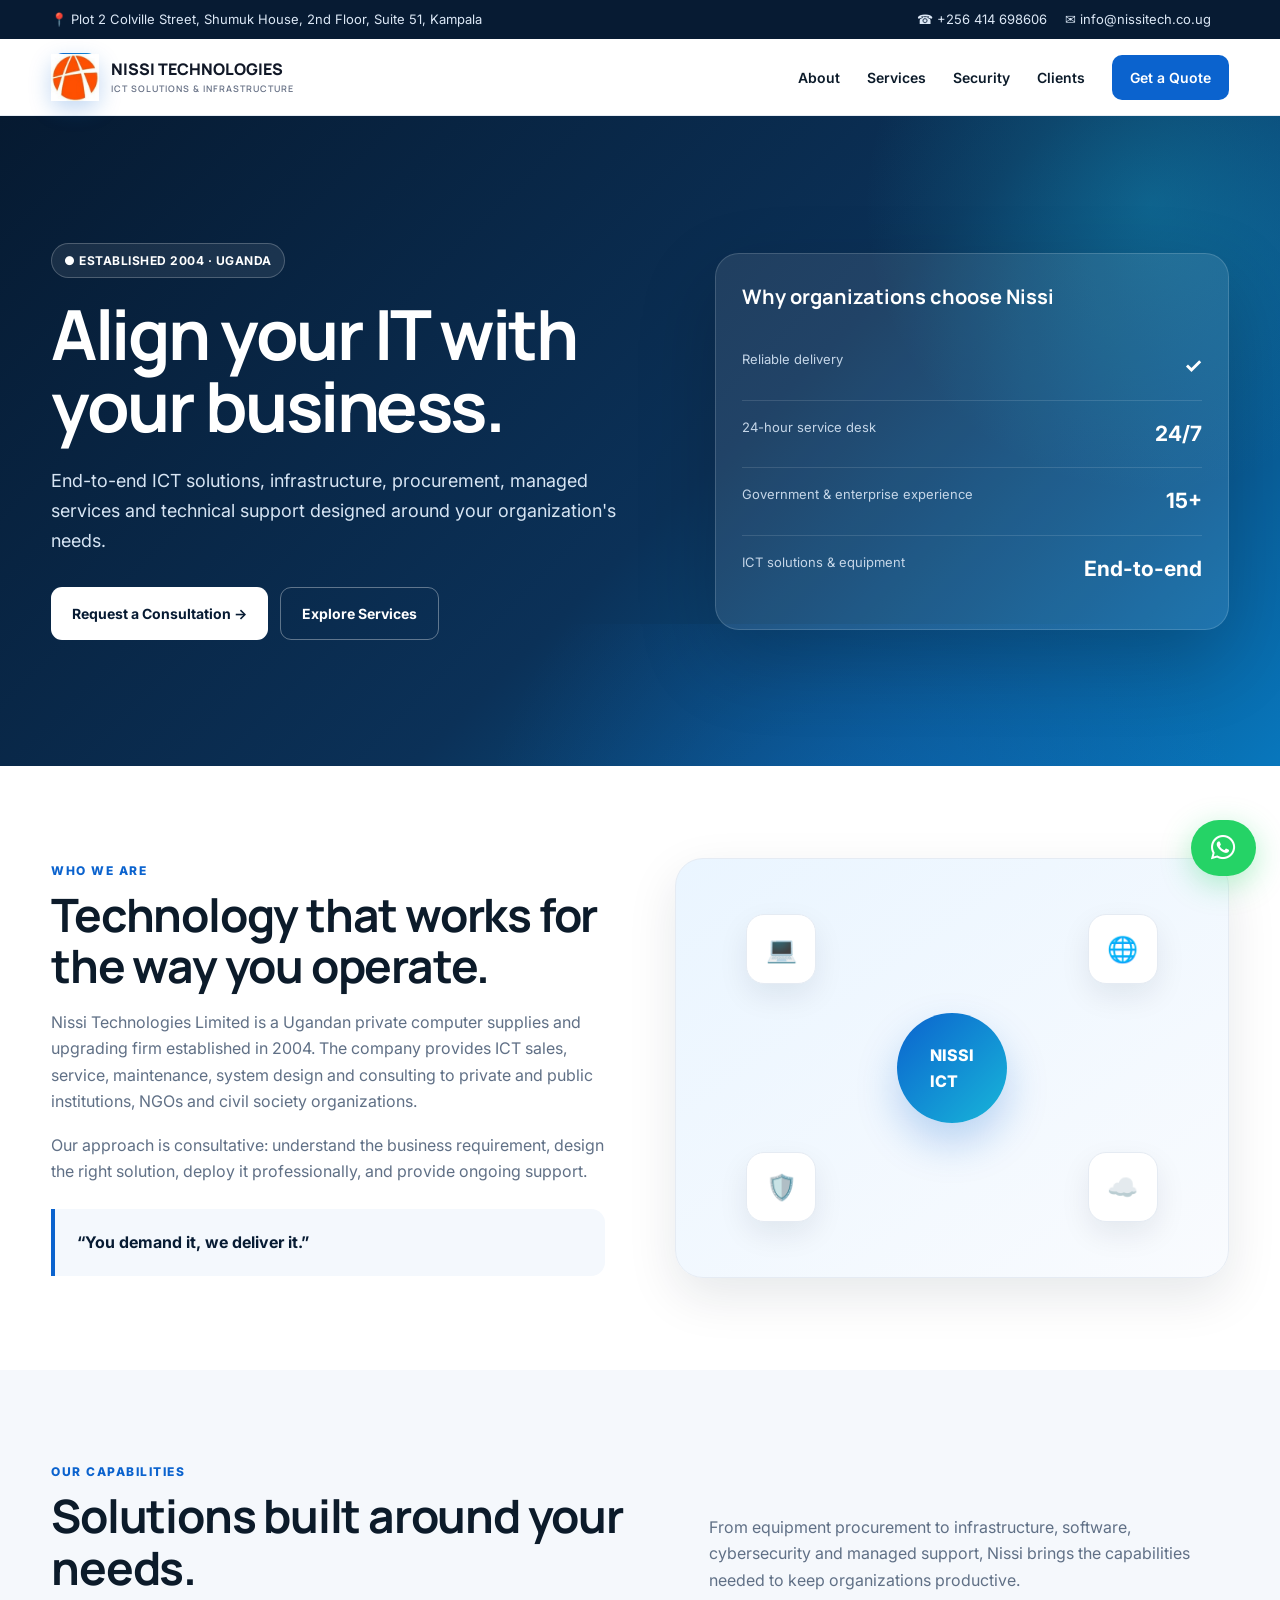
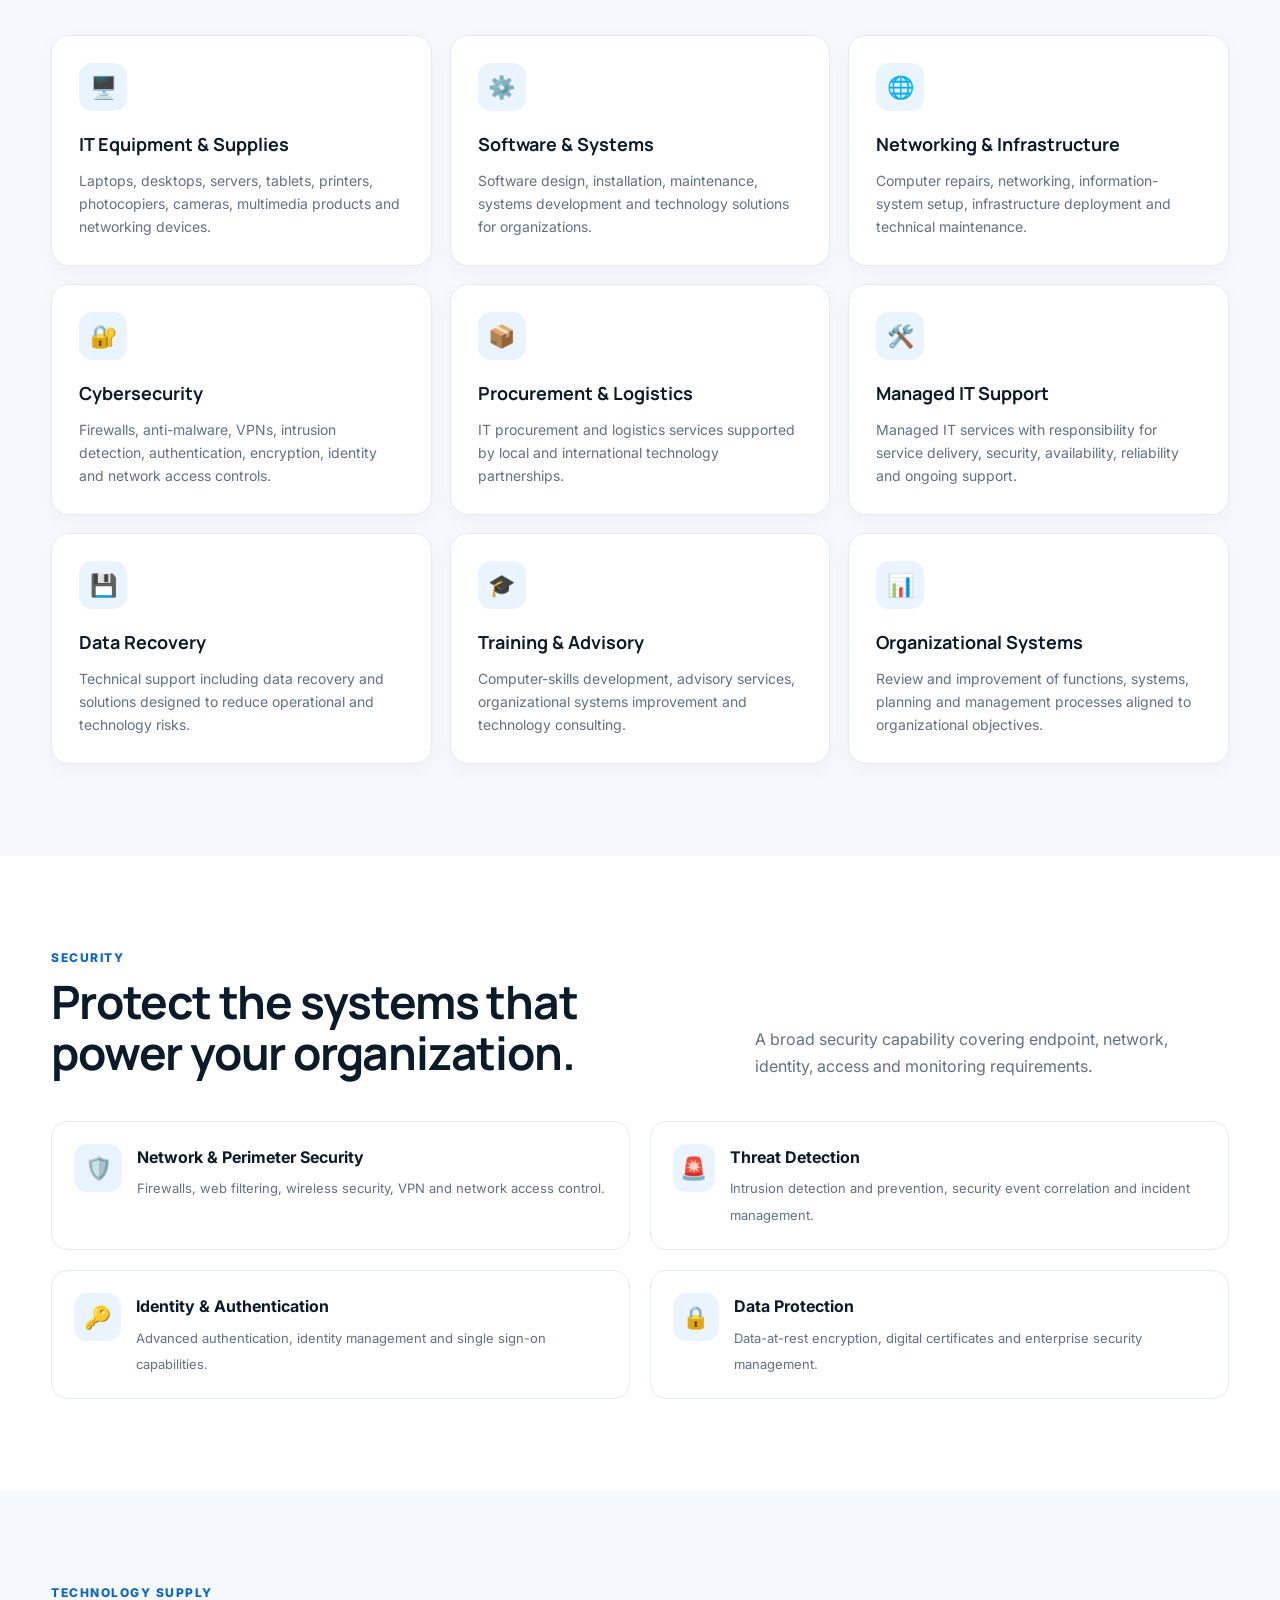
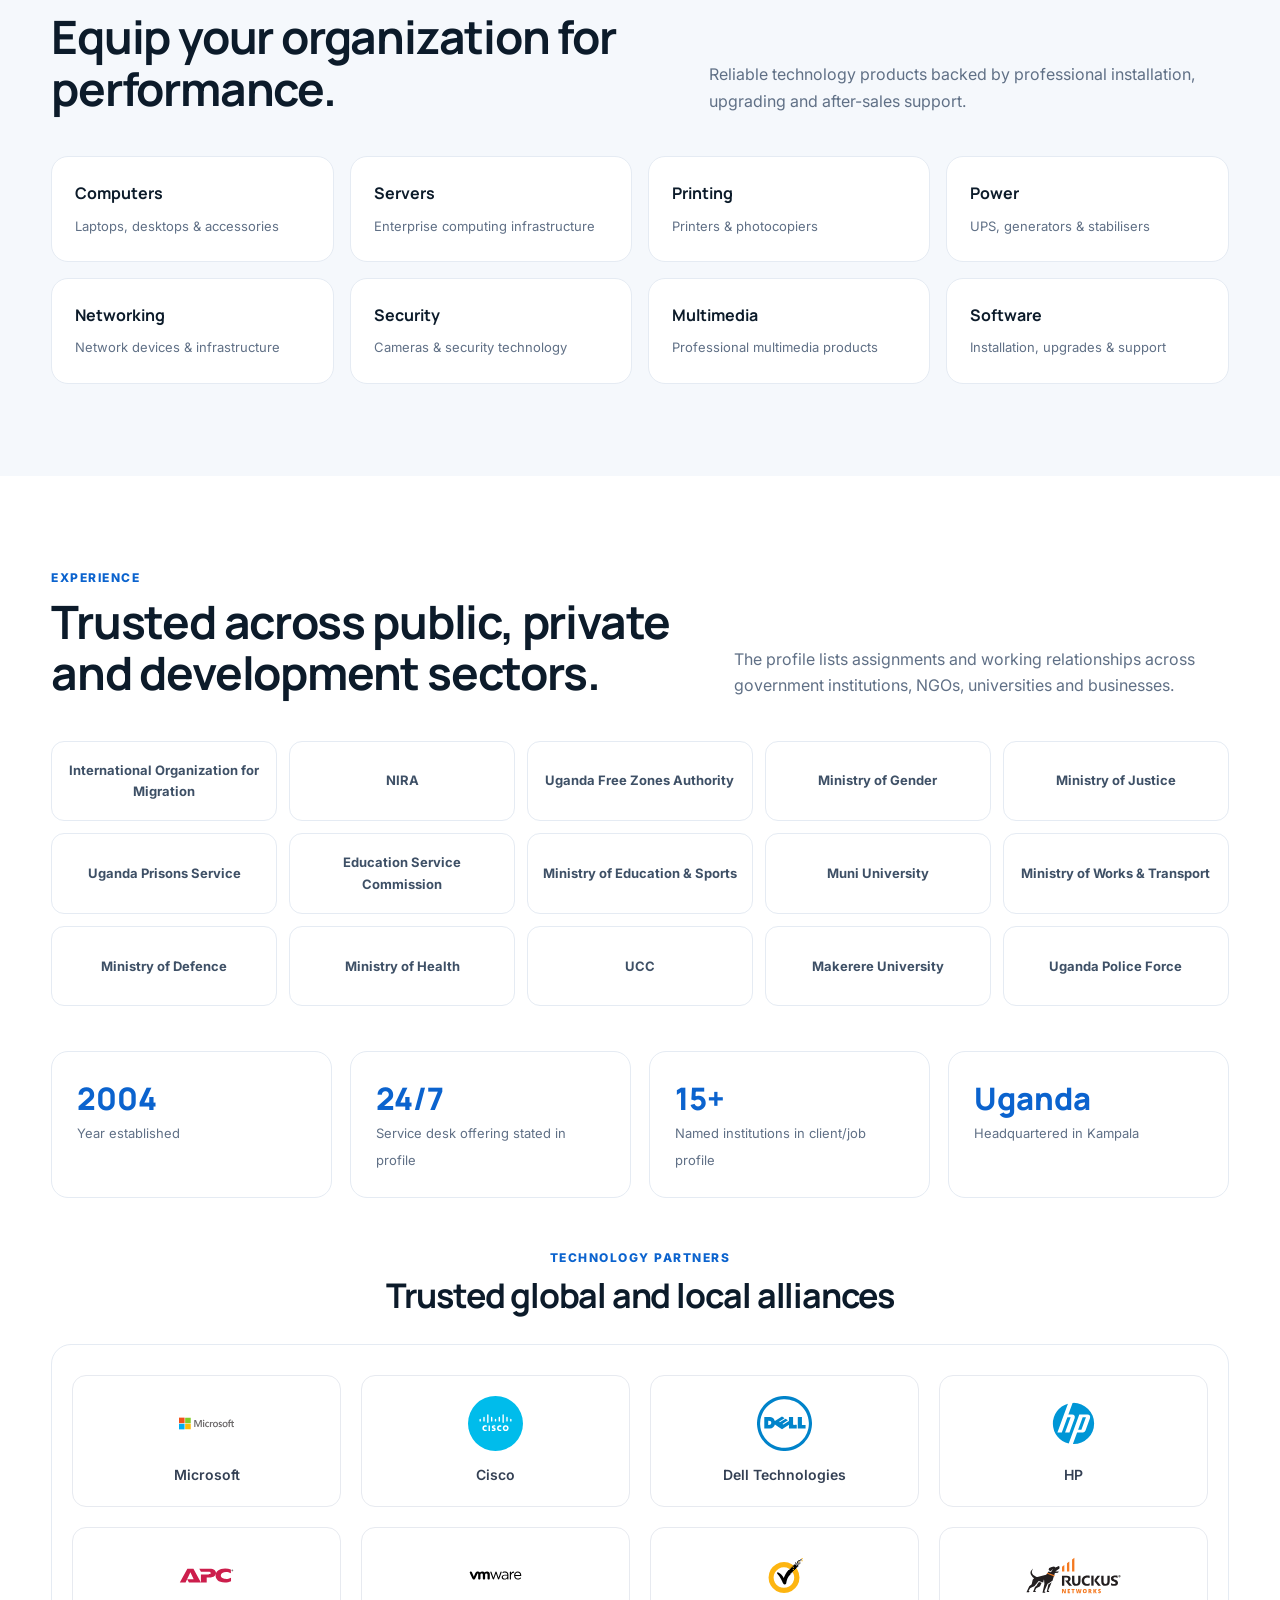
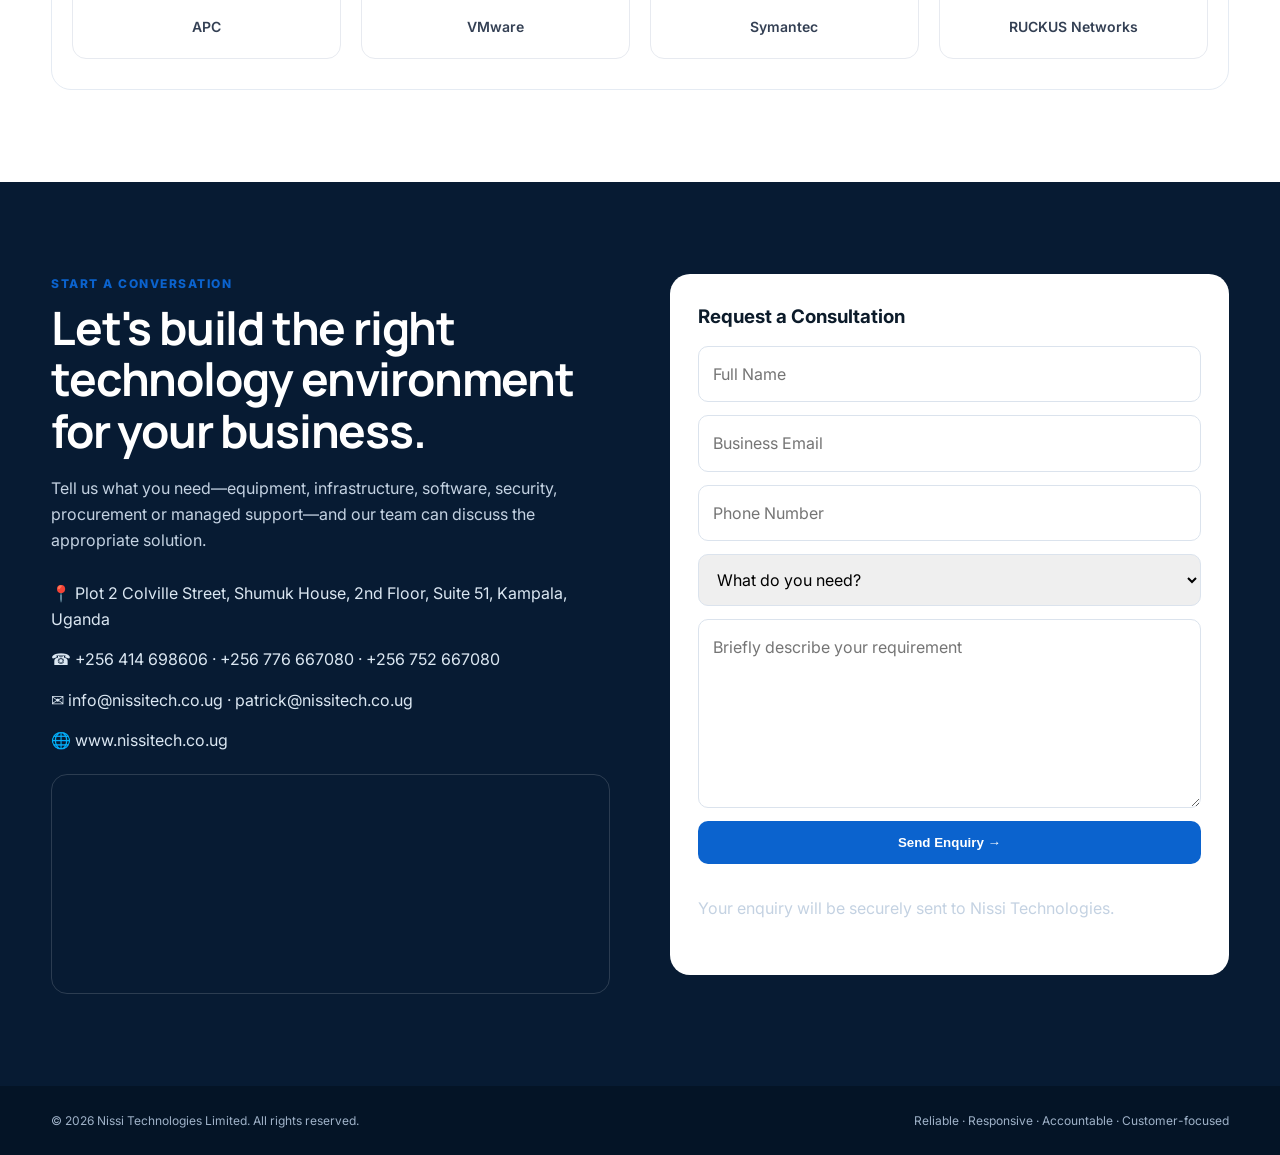
<file: index1.html>
<!DOCTYPE html>
<html lang="en">
<head>
  <meta charset="UTF-8">
  <meta name="viewport" content="width=device-width, initial-scale=1.0">
  <meta name="description" content="Nissi Technologies Limited — ICT solutions, IT equipment, infrastructure, managed services, networking, cybersecurity, software, procurement and technical support in Uganda.">
  <meta name="keywords" content="Nissi Technologies, ICT Uganda, IT equipment Uganda, networking, cybersecurity, software development, procurement, IT support">
  <title>Nissi Technologies Limited | ICT Solutions & Infrastructure</title>
  <link rel="preconnect" href="https://fonts.googleapis.com">
  <link rel="preconnect" href="https://fonts.gstatic.com" crossorigin>
  <link href="https://fonts.googleapis.com/css2?family=Inter:wght@400;500;600;700;800&family=Manrope:wght@500;600;700;800&display=swap" rel="stylesheet">
  <link rel="stylesheet" href="https://cdnjs.cloudflare.com/ajax/libs/font-awesome/6.5.2/css/all.min.css">

  <!-- Nissi Technologies Favicon -->
<link rel="icon" type="image/png" sizes="512x512" href="images/favicon.png">
<link rel="icon" type="image/png" sizes="192x192" href="images/favicon.png">
<link rel="apple-touch-icon" sizes="180x180" href="images/favicon.png">
  <style>
    :root{
      --navy:#071b33; --blue:#0b63ce; --blue2:#1785ff; --cyan:#18b6d9;
      --ink:#0c1b2a; --muted:#607086; --light:#f5f8fc; --white:#fff;
      --line:#e5ebf3; --shadow:0 18px 50px rgba(7,27,51,.10);
      --radius:20px;
    }
    *{box-sizing:border-box;margin:0;padding:0}
    html{scroll-behavior:smooth}
    body{font-family:Inter,Arial,sans-serif;color:var(--ink);line-height:1.65;background:#fff}
    a{text-decoration:none;color:inherit}
    .container{width:min(1180px,92%);margin:auto}
    .topbar{background:var(--navy);color:#dce8f6;font-size:13px}
    .topbar .container{display:flex;justify-content:space-between;gap:20px;padding:9px 0;flex-wrap:wrap}
    .topbar span{margin-right:18px}
    header{position:sticky;top:0;z-index:1000;background:rgba(255,255,255,.96);backdrop-filter:blur(14px);border-bottom:1px solid rgba(229,235,243,.9)}
    nav{height:76px;display:flex;align-items:center;justify-content:space-between}
    .brand{display:flex;align-items:center;gap:12px;font-family:Manrope;font-weight:800;color:var(--navy)}
    .brand-mark{width:42px;height:42px;border-radius:12px;background:linear-gradient(135deg,var(--blue),var(--cyan));display:grid;place-items:center;color:white;font-weight:800;box-shadow:0 8px 22px rgba(11,99,206,.25)}
    .brand small{display:block;color:var(--muted);font-size:10px;letter-spacing:1.3px;font-weight:700}
    .navlinks{display:flex;gap:27px;align-items:center;font-size:14px;font-weight:600}
    .navlinks a:hover{color:var(--blue)}
    .nav-cta{background:var(--blue);color:#fff!important;padding:11px 18px;border-radius:10px}
    .menu{display:none;border:0;background:none;font-size:26px;cursor:pointer;color:var(--navy)}
    .navlinks.mobile{display:flex;flex-direction:column;position:absolute;top:76px;left:0;right:0;background:white;padding:20px 24px;box-shadow:0 20px 40px rgba(0,0,0,.08);border-bottom:1px solid var(--line);gap:16px;align-items:flex-start;z-index:999}
    .hero{position:relative;overflow:hidden;background:linear-gradient(135deg,#061a31 0%,#0b3158 55%,#0877bd 100%);color:white}
    .hero:before{content:"";position:absolute;width:620px;height:620px;border-radius:50%;right:-180px;top:-220px;background:radial-gradient(circle,rgba(24,182,217,.30),transparent 65%)}
    .hero:after{content:"";position:absolute;inset:auto -10% -55% 25%;height:500px;background:radial-gradient(circle,rgba(23,133,255,.24),transparent 65%)}
    .hero-grid{min-height:650px;display:grid;grid-template-columns:1.08fr .92fr;gap:60px;align-items:center;position:relative;z-index:1}
    .eyebrow{display:inline-flex;align-items:center;gap:8px;padding:7px 12px;border:1px solid rgba(255,255,255,.22);border-radius:999px;background:rgba(255,255,255,.08);font-size:12px;font-weight:700;letter-spacing:.5px;margin-bottom:20px}
    h1{font-family:Manrope;font-size:clamp(42px,5.4vw,72px);line-height:1.04;letter-spacing:-2.5px;max-width:750px}
    .hero p{font-size:18px;color:#d7e5f4;max-width:650px;margin:24px 0 32px}
    .buttons{display:flex;gap:12px;flex-wrap:wrap}
    .btn{padding:14px 21px;border-radius:11px;font-weight:700;font-size:14px;display:inline-flex;align-items:center;gap:8px}
    .btn-primary{background:#fff;color:var(--navy)}
    .btn-outline{border:1px solid rgba(255,255,255,.35);color:#fff}
    .hero-card{background:rgba(255,255,255,.09);border:1px solid rgba(255,255,255,.15);border-radius:24px;padding:26px;box-shadow:0 30px 80px rgba(0,0,0,.18)}
    .hero-card h3{font-family:Manrope;font-size:20px;margin-bottom:20px}
    .metric{display:flex;justify-content:space-between;padding:16px 0;border-bottom:1px solid rgba(255,255,255,.12)}
    .metric:last-child{border:0}.metric strong{font-size:21px}.metric span{color:#c5d6e8;font-size:13px}
    .section{padding:92px 0}.section.alt{background:var(--light)}
    .section-head{display:flex;justify-content:space-between;gap:40px;align-items:end;margin-bottom:42px}
    .kicker{color:var(--blue);font-size:12px;font-weight:800;letter-spacing:1.5px;text-transform:uppercase}
    h2{font-family:Manrope;font-size:clamp(30px,4vw,46px);line-height:1.12;letter-spacing:-1.2px;margin-top:8px}
    .section-head p{max-width:520px;color:var(--muted)}
    .about-grid{display:grid;grid-template-columns:1fr 1fr;gap:70px;align-items:center}
    .about-copy p{color:var(--muted);margin-top:17px}
    .quote{margin-top:25px;padding:20px 22px;border-left:4px solid var(--blue);background:#f4f8fd;border-radius:0 14px 14px 0;font-weight:700;color:var(--navy)}
    .visual{min-height:420px;border-radius:28px;background:linear-gradient(145deg,#eaf5ff,#f9fbfe);border:1px solid var(--line);position:relative;overflow:hidden;box-shadow:var(--shadow)}
    .network{position:absolute;inset:0;display:grid;place-items:center}
    .network .core{width:110px;height:110px;border-radius:50%;display:grid;place-items:center;color:white;font-weight:800;background:linear-gradient(135deg,var(--blue),var(--cyan));box-shadow:0 20px 40px rgba(11,99,206,.25)}
    .node{position:absolute;width:70px;height:70px;border-radius:18px;background:#fff;border:1px solid var(--line);display:grid;place-items:center;font-size:25px;box-shadow:0 12px 30px rgba(7,27,51,.08)}
    .n1{top:55px;left:70px}.n2{top:55px;right:70px}.n3{bottom:55px;left:70px}.n4{bottom:55px;right:70px}
    .services{display:grid;grid-template-columns:repeat(3,1fr);gap:18px}
    .service{padding:27px;background:#fff;border:1px solid var(--line);border-radius:18px;transition:.25s;box-shadow:0 6px 20px rgba(7,27,51,.035)}
    .service:hover{transform:translateY(-5px);box-shadow:var(--shadow);border-color:#c9dff8}
    .icon{width:48px;height:48px;border-radius:13px;background:#eaf4ff;color:var(--blue);display:grid;place-items:center;font-size:22px;margin-bottom:19px}
    .service h3{font-family:Manrope;font-size:18px;margin-bottom:9px}.service p{font-size:14px;color:var(--muted)}
    .equip{display:grid;grid-template-columns:repeat(4,1fr);gap:16px}
    .equip-card{padding:23px;border:1px solid var(--line);border-radius:17px;background:white}
    .equip-card strong{display:block;font-family:Manrope;font-size:16px;margin-bottom:5px}.equip-card span{font-size:13px;color:var(--muted)}
    .security{display:grid;grid-template-columns:1fr 1fr;gap:20px}
    .security-item{background:#fff;border:1px solid var(--line);padding:22px;border-radius:16px;display:flex;gap:15px}
    .security-item b{display:block;margin-bottom:4px}.security-item span{font-size:13px;color:var(--muted)}
    .clients{display:grid;grid-template-columns:repeat(5,1fr);gap:12px}
    .client{padding:18px 12px;min-height:80px;display:grid;place-items:center;text-align:center;border:1px solid var(--line);border-radius:13px;background:#fff;font-size:13px;font-weight:700;color:#3e5066}
    .stats{display:grid;grid-template-columns:repeat(4,1fr);gap:18px;margin-top:45px}
    .stat{padding:25px;border-radius:17px;background:#fff;border:1px solid var(--line)}.stat strong{font:800 31px Manrope;color:var(--blue);display:block}.stat span{font-size:13px;color:var(--muted)}
    /* Partners */
    .partners-grid{display:flex;flex-wrap:wrap;gap:24px 40px;justify-content:center;align-items:center;background:#fff;padding:30px 20px;border-radius:20px;border:1px solid var(--line);margin-top:20px}
    .partner{display:flex;align-items:center;gap:10px;font-weight:700;font-size:15px;color:#2c3e50}
    .partner i{font-size:32px;color:var(--blue)}
    .contact{background:var(--navy);color:white;position:relative;overflow:hidden}
    .contact-grid{display:grid;grid-template-columns:1fr 1fr;gap:60px;align-items:start}
    .contact p{color:#c4d2e2;margin:18px 0 26px}.contact-details div{margin:14px 0;color:#dbe7f2}
    form{background:#fff;padding:28px;border-radius:20px;color:var(--ink);display:grid;gap:13px}
    input,textarea,select{width:100%;padding:14px;border:1px solid #dbe3ed;border-radius:10px;font:inherit;outline:none}
    textarea{min-height:125px;resize:vertical}.submit{border:0;background:var(--blue);color:white;padding:14px;border-radius:10px;font-weight:800;cursor:pointer}
    .map-container{border-radius:16px;overflow:hidden;margin-top:20px;height:220px;border:1px solid rgba(255,255,255,.15)}
    .map-container iframe{width:100%;height:100%;border:0;display:block}
    footer{background:#041426;color:#9fb2c8;padding:25px 0;font-size:12px}.footer-grid{display:flex;justify-content:space-between;gap:20px;flex-wrap:wrap}
    /* WhatsApp floating button */
    .whatsapp-float{position:fixed;bottom:24px;right:24px;z-index:9999;display:flex;align-items:center;gap:12px;background:#25D366;color:white;padding:14px 20px;border-radius:60px;box-shadow:0 8px 30px rgba(37,211,102,.35);font-weight:700;font-size:15px;transition:.2s;border:none;cursor:pointer}
    .whatsapp-float:hover{transform:scale(1.05);background:#20b85a}
    .whatsapp-float i{font-size:28px}
    @media(max-width:900px){.navlinks{display:none}.menu{display:block}.hero-grid,.about-grid,.contact-grid{grid-template-columns:1fr}.hero-grid{padding:80px 0}.services{grid-template-columns:repeat(2,1fr)}.equip{grid-template-columns:repeat(2,1fr)}.clients{grid-template-columns:repeat(3,1fr)}.stats{grid-template-columns:repeat(2,1fr)}.partners-grid{gap:16px 28px}}
    @media(max-width:600px){.topbar .container{display:block}.topbar span{display:block;margin:2px 0}.section{padding:65px 0}.section-head{display:block}.section-head p{margin-top:15px}.services,.security,.equip,.clients,.stats{grid-template-columns:1fr}.hero-grid{min-height:auto;padding:70px 0}.hero-card{margin-top:10px}h1{letter-spacing:-1.7px}.visual{min-height:340px}.n1,.n3{left:30px}.n2,.n4{right:30px}.whatsapp-float{padding:12px 16px;font-size:13px}.whatsapp-float i{font-size:22px}}
 
    .partners-grid {
  display: grid;
  grid-template-columns: repeat(4, 1fr);
  gap: 20px;
  margin-top: 30px;
}

.partner {
  min-height: 120px;
  padding: 20px;
  background: #fff;
  border: 1px solid #e7eaf0;
  border-radius: 14px;

  display: flex;
  flex-direction: column;
  align-items: center;
  justify-content: center;

  gap: 12px;
  transition: all 0.3s ease;
}

.partner:hover {
  transform: translateY(-5px);
  box-shadow: 0 12px 30px rgba(0, 0, 0, 0.08);
}

.partner img {
  width: 120px;
  height: 55px;
  object-fit: contain;
  display: block;
}

.partner span {
  font-size: 14px;
  font-weight: 600;
  color: #344054;
}

@media (max-width: 900px) {
  .partners-grid {
    grid-template-columns: repeat(2, 1fr);
  }
}

@media (max-width: 500px) {
  .partners-grid {
    grid-template-columns: 1fr 1fr;
    gap: 12px;
  }

  .partner {
    padding: 15px 8px;
  }

  .partner img {
    width: 90px;
    height: 45px;
  }

  .partner span {
    font-size: 12px;
  }
}
.brand {
  display: flex;
  align-items: center;
  gap: 12px;
  text-decoration: none;
}

.brand-mark {
  width: 48px;
  height: 48px;
  display: flex;
  align-items: center;
  justify-content: center;
  flex-shrink: 0;
}

.brand-mark img {
  width: 100%;
  height: 100%;
  object-fit: contain;
  display: block;
}

.brand-name {
  display: flex;
  flex-direction: column;
  font-weight: 800;
  line-height: 1.1;
  color: #111827;
}

.brand-name small {
  margin-top: 5px;
  font-size: 9px;
  font-weight: 600;
  letter-spacing: 1px;
  color: #667085;
}
 
 </style>
</head>
<body>
  <div class="topbar">
    <div class="container">
      <div><span>📍 Plot 2 Colville Street, Shumuk House, 2nd Floor, Suite 51, Kampala</span></div>
      <div><span>☎ +256 414 698606</span><span>✉ info@nissitech.co.ug</span></div>
    </div>
  </div>

  <header>
    <div class="container">
      <nav>
<a href="#home" class="brand">
  <span class="brand-mark">
    <img src="images/logo.jpg" alt="Nissi Technologies Logo">
  </span>

  <span class="brand-name">
    NISSI TECHNOLOGIES
    <small>ICT SOLUTIONS &amp; INFRASTRUCTURE</small>
  </span>
</a>
        <div class="navlinks" id="navLinks">
          <a href="#about">About</a><a href="#services">Services</a><a href="#security">Security</a><a href="#clients">Clients</a><a href="#contact" class="nav-cta">Get a Quote</a>
        </div>
        <button class="menu" id="menuToggle" aria-label="Open menu">☰</button>
      </nav>
    </div>
  </header>

  <main>
    <section class="hero" id="home">
      <div class="container hero-grid">
        <div>
          <div class="eyebrow">● ESTABLISHED 2004 · UGANDA</div>
          <h1>Align your IT with your business.</h1>
          <p>End-to-end ICT solutions, infrastructure, procurement, managed services and technical support designed around your organization's needs.</p>
          <div class="buttons"><a class="btn btn-primary" href="#contact">Request a Consultation →</a><a class="btn btn-outline" href="#services">Explore Services</a></div>
        </div>
        <div class="hero-card">
          <h3>Why organizations choose Nissi</h3>
          <div class="metric"><span>Reliable delivery</span><strong>✓</strong></div>
          <div class="metric"><span>24-hour service desk</span><strong>24/7</strong></div>
          <div class="metric"><span>Government & enterprise experience</span><strong>15+</strong></div>
          <div class="metric"><span>ICT solutions & equipment</span><strong>End-to-end</strong></div>
        </div>
      </div>
    </section>

    <section class="section" id="about">
      <div class="container about-grid">
        <div class="about-copy">
          <div class="kicker">Who we are</div><h2>Technology that works for the way you operate.</h2>
          <p>Nissi Technologies Limited is a Ugandan private computer supplies and upgrading firm established in 2004. The company provides ICT sales, service, maintenance, system design and consulting to private and public institutions, NGOs and civil society organizations.</p>
          <p>Our approach is consultative: understand the business requirement, design the right solution, deploy it professionally, and provide ongoing support.</p>
          <div class="quote">“You demand it, we deliver it.”</div>
        </div>
        <div class="visual" aria-label="Illustration of connected ICT infrastructure">
          <div class="network">
            <div class="core">NISSI<br>ICT</div>
            <div class="node n1">💻</div><div class="node n2">🌐</div><div class="node n3">🛡️</div><div class="node n4">☁️</div>
          </div>
        </div>
      </div>
    </section>

    <section class="section alt" id="services">
      <div class="container">
        <div class="section-head"><div><div class="kicker">Our capabilities</div><h2>Solutions built around your needs.</h2></div><p>From equipment procurement to infrastructure, software, cybersecurity and managed support, Nissi brings the capabilities needed to keep organizations productive.</p></div>
        <div class="services">
          <article class="service"><div class="icon">🖥️</div><h3>IT Equipment & Supplies</h3><p>Laptops, desktops, servers, tablets, printers, photocopiers, cameras, multimedia products and networking devices.</p></article>
          <article class="service"><div class="icon">⚙️</div><h3>Software & Systems</h3><p>Software design, installation, maintenance, systems development and technology solutions for organizations.</p></article>
          <article class="service"><div class="icon">🌐</div><h3>Networking & Infrastructure</h3><p>Computer repairs, networking, information-system setup, infrastructure deployment and technical maintenance.</p></article>
          <article class="service"><div class="icon">🔐</div><h3>Cybersecurity</h3><p>Firewalls, anti-malware, VPNs, intrusion detection, authentication, encryption, identity and network access controls.</p></article>
          <article class="service"><div class="icon">📦</div><h3>Procurement & Logistics</h3><p>IT procurement and logistics services supported by local and international technology partnerships.</p></article>
          <article class="service"><div class="icon">🛠️</div><h3>Managed IT Support</h3><p>Managed IT services with responsibility for service delivery, security, availability, reliability and ongoing support.</p></article>
          <article class="service"><div class="icon">💾</div><h3>Data Recovery</h3><p>Technical support including data recovery and solutions designed to reduce operational and technology risks.</p></article>
          <article class="service"><div class="icon">🎓</div><h3>Training & Advisory</h3><p>Computer-skills development, advisory services, organizational systems improvement and technology consulting.</p></article>
          <article class="service"><div class="icon">📊</div><h3>Organizational Systems</h3><p>Review and improvement of functions, systems, planning and management processes aligned to organizational objectives.</p></article>
        </div>
      </div>
    </section>

    <section class="section" id="security">
      <div class="container">
        <div class="section-head"><div><div class="kicker">Security</div><h2>Protect the systems that power your organization.</h2></div><p>A broad security capability covering endpoint, network, identity, access and monitoring requirements.</p></div>
        <div class="security">
          <div class="security-item"><div class="icon">🛡️</div><div><b>Network & Perimeter Security</b><span>Firewalls, web filtering, wireless security, VPN and network access control.</span></div></div>
          <div class="security-item"><div class="icon">🚨</div><div><b>Threat Detection</b><span>Intrusion detection and prevention, security event correlation and incident management.</span></div></div>
          <div class="security-item"><div class="icon">🔑</div><div><b>Identity & Authentication</b><span>Advanced authentication, identity management and single sign-on capabilities.</span></div></div>
          <div class="security-item"><div class="icon">🔒</div><div><b>Data Protection</b><span>Data-at-rest encryption, digital certificates and enterprise security management.</span></div></div>
        </div>
      </div>
    </section>

    <section class="section alt">
      <div class="container">
        <div class="section-head"><div><div class="kicker">Technology supply</div><h2>Equip your organization for performance.</h2></div><p>Reliable technology products backed by professional installation, upgrading and after-sales support.</p></div>
        <div class="equip">
          <div class="equip-card"><strong>Computers</strong><span>Laptops, desktops & accessories</span></div>
          <div class="equip-card"><strong>Servers</strong><span>Enterprise computing infrastructure</span></div>
          <div class="equip-card"><strong>Printing</strong><span>Printers & photocopiers</span></div>
          <div class="equip-card"><strong>Power</strong><span>UPS, generators & stabilisers</span></div>
          <div class="equip-card"><strong>Networking</strong><span>Network devices & infrastructure</span></div>
          <div class="equip-card"><strong>Security</strong><span>Cameras & security technology</span></div>
          <div class="equip-card"><strong>Multimedia</strong><span>Professional multimedia products</span></div>
          <div class="equip-card"><strong>Software</strong><span>Installation, upgrades & support</span></div>
        </div>
      </div>
    </section>

    <section class="section" id="clients">
      <div class="container">
        <div class="section-head"><div><div class="kicker">Experience</div><h2>Trusted across public, private and development sectors.</h2></div><p>The profile lists assignments and working relationships across government institutions, NGOs, universities and businesses.</p></div>
        <div class="clients">
          <div class="client">International Organization for Migration</div><div class="client">NIRA</div><div class="client">Uganda Free Zones Authority</div><div class="client">Ministry of Gender</div><div class="client">Ministry of Justice</div>
          <div class="client">Uganda Prisons Service</div><div class="client">Education Service Commission</div><div class="client">Ministry of Education & Sports</div><div class="client">Muni University</div><div class="client">Ministry of Works & Transport</div>
          <div class="client">Ministry of Defence</div><div class="client">Ministry of Health</div><div class="client">UCC</div><div class="client">Makerere University</div><div class="client">Uganda Police Force</div>
        </div>
        <div class="stats">
          <div class="stat"><strong>2004</strong><span>Year established</span></div><div class="stat"><strong>24/7</strong><span>Service desk offering stated in profile</span></div><div class="stat"><strong>15+</strong><span>Named institutions in client/job profile</span></div><div class="stat"><strong>Uganda</strong><span>Headquartered in Kampala</span></div>
        </div>
        <!-- Technology Partners -->
        <div style="margin-top:50px;"><div class="kicker" style="text-align:center;">Technology partners</div><h2 style="text-align:center;font-size:clamp(22px,3vw,34px);">Trusted global and local alliances</h2></div>
       <div class="partners-grid">

  <div class="partner">
    <img src="images/partners/microsoft.svg"
         alt="Microsoft"
         loading="lazy">
    <span>Microsoft</span>
  </div>

  <div class="partner">
    <img src="images/partners/cisco.svg"
         alt="Cisco"
         loading="lazy">
    <span>Cisco</span>
  </div>

  <div class="partner">
    <img src="images/partners/dell.svg"
         alt="Dell Technologies"
         loading="lazy">
    <span>Dell Technologies</span>
  </div>

  <div class="partner">
    <img src="images/partners/hp.svg"
         alt="HP"
         loading="lazy">
    <span>HP</span>
  </div>

  <div class="partner">
    <img src="images/partners/apc.svg"
         alt="APC by Schneider Electric"
         loading="lazy">
    <span>APC</span>
  </div>

  <div class="partner">
    <img src="images/partners/vmware.svg"
         alt="VMware"
         loading="lazy">
    <span>VMware</span>
  </div>

  <div class="partner">
    <img src="images/partners/symantec.svg"
         alt="Symantec"
         loading="lazy">
    <span>Symantec</span>
  </div>

  <div class="partner">
    <img src="images/partners/ruckus.svg"
         alt="RUCKUS Networks"
         loading="lazy">
    <span>RUCKUS Networks</span>
  </div>

</div>
      </div>
    </section>

    <section class="section contact" id="contact">
      <div class="container contact-grid">
        <div>
          <div class="kicker">Start a conversation</div><h2>Let's build the right technology environment for your business.</h2>
          <p>Tell us what you need—equipment, infrastructure, software, security, procurement or managed support—and our team can discuss the appropriate solution.</p>
          <div class="contact-details">
            <div>📍 Plot 2 Colville Street, Shumuk House, 2nd Floor, Suite 51, Kampala, Uganda</div>
            <div>☎ +256 414 698606 · +256 776 667080 · +256 752 667080</div>
            <div>✉ info@nissitech.co.ug · patrick@nissitech.co.ug</div>
            <div>🌐 www.nissitech.co.ug</div>
          </div>
          <!-- Google Maps -->
          <!-- Google Maps -->
<div class="map-container">
  <iframe
    src="https://www.google.com/maps?q=Shumuk+House,+Plot+2+Colville+Street,+Kampala,+Uganda&output=embed"
    width="100%"
    height="450"
    style="border:0;"
    allowfullscreen=""
    loading="lazy"
    referrerpolicy="no-referrer-when-downgrade">
  </iframe>
</div>
        </div>
      <form action="send-enquiry.php" method="POST" class="consultation-form">
  <h3>Request a Consultation</h3>

  <input
    type="text"
    name="name"
    required
    placeholder="Full Name"
    autocomplete="name"
  >

  <input
    type="email"
    name="email"
    required
    placeholder="Business Email"
    autocomplete="email"
  >

  <input
    type="tel"
    name="phone"
    placeholder="Phone Number"
    autocomplete="tel"
  >

  <select name="service" required>
    <option value="">What do you need?</option>
    <option value="IT Equipment & Supplies">IT Equipment & Supplies</option>
    <option value="Networking & Infrastructure">Networking & Infrastructure</option>
    <option value="Software & Systems">Software & Systems</option>
    <option value="Cybersecurity">Cybersecurity</option>
    <option value="Procurement & Logistics">Procurement & Logistics</option>
    <option value="Managed IT Support">Managed IT Support</option>
    <option value="Other">Other</option>
  </select>

  <textarea
    name="message"
    required
    rows="6"
    placeholder="Briefly describe your requirement"
  ></textarea>

  <!-- Anti-spam honeypot -->
  <input
    type="text"
    name="website"
    tabindex="-1"
    autocomplete="off"
    style="display:none"
  >

  <button type="submit" class="submit">
    Send Enquiry →
  </button>

  <p class="form-note">
    Your enquiry will be securely sent to Nissi Technologies.
  </p>
</form>
      </div>
    </section>
  </main>

  <footer><div class="container footer-grid"><div>© <span id="year"></span> Nissi Technologies Limited. All rights reserved.</div><div>Reliable · Responsive · Accountable · Customer-focused</div></div></footer>

  <!-- WhatsApp floating button -->
  <a href="https://wa.me/256776667080?text=Hello%20Nissi%20Technologies%2C%20I%20would%20like%20to%20inquire%20about%20your%20ICT%20services."
   target="_blank"
   rel="noopener"
   class="whatsapp-float"
   aria-label="Chat on WhatsApp">
  <i class="fab fa-whatsapp"></i>
</a>
  <script>
    // Year
    document.getElementById('year').textContent = new Date().getFullYear();

    // Mobile menu toggle
    const menuBtn = document.getElementById('menuToggle');
    const navLinks = document.getElementById('navLinks');

    menuBtn.addEventListener('click', function(e) {
      e.stopPropagation();
      navLinks.classList.toggle('mobile');
      this.textContent = navLinks.classList.contains('mobile') ? '✕' : '☰';
    });

    // Close mobile menu on link click
    document.querySelectorAll('.navlinks a').forEach(link => {
      link.addEventListener('click', () => {
        navLinks.classList.remove('mobile');
        menuBtn.textContent = '☰';
      });
    });

    // Close menu on outside click
    document.addEventListener('click', function(e) {
      if (!e.target.closest('header') && !e.target.closest('.navlinks')) {
        navLinks.classList.remove('mobile');
        menuBtn.textContent = '☰';
      }
    });

    // Smooth scroll for all anchor links
    document.querySelectorAll('a[href^="#"]').forEach(anchor => {
      anchor.addEventListener('click', function(e) {
        const href = this.getAttribute('href');
        if (href === '#') return;
        e.preventDefault();
        const target = document.querySelector(href);
        if (target) {
          target.scrollIntoView({ behavior: 'smooth', block: 'start' });
        }
      });
    });
  </script>
</body>
</html>
</file>
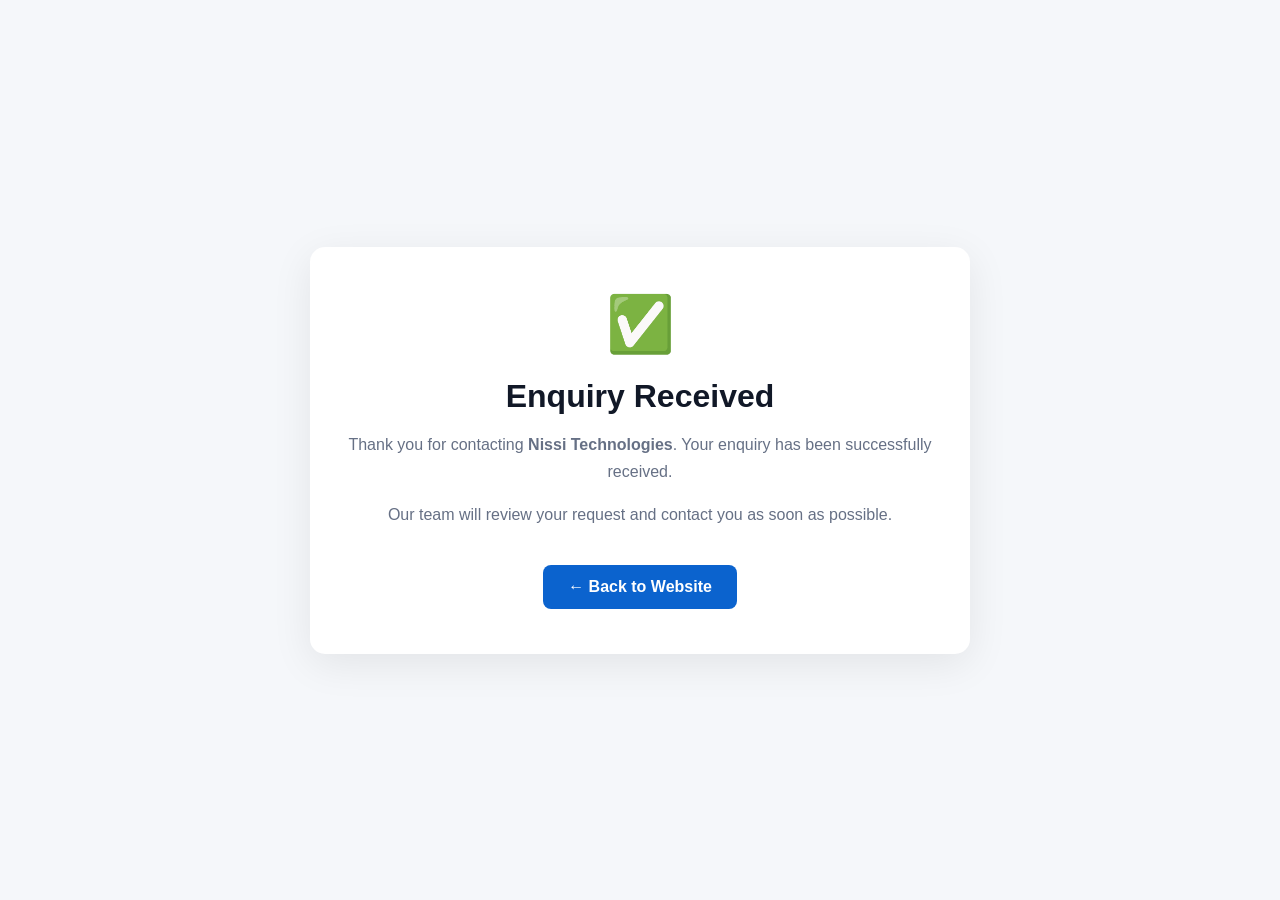
<file: thank-you.html>
<!DOCTYPE html>
<html lang="en">
<head>
  <meta charset="UTF-8">
  <meta name="viewport" content="width=device-width, initial-scale=1.0">
  <title>Enquiry Received | Nissi Technologies</title>

  <style>
    body {
      margin: 0;
      min-height: 100vh;
      display: flex;
      align-items: center;
      justify-content: center;
      font-family: Arial, sans-serif;
      background: #f5f7fa;
    }

    .success-box {
      max-width: 600px;
      margin: 20px;
      padding: 45px 30px;
      background: white;
      border-radius: 15px;
      text-align: center;
      box-shadow: 0 10px 40px rgba(0,0,0,.08);
    }

    .success-icon {
      font-size: 55px;
      margin-bottom: 15px;
    }

    h1 {
      margin-bottom: 12px;
      color: #111827;
    }

    p {
      color: #667085;
      line-height: 1.7;
    }

    .btn {
      display: inline-block;
      margin-top: 20px;
      padding: 13px 25px;
      border-radius: 8px;
      background: #0b63ce;
      color: white;
      text-decoration: none;
      font-weight: 600;
    }
  </style>
</head>

<body>

  <div class="success-box">
    <div class="success-icon">✅</div>

    <h1>Enquiry Received</h1>

    <p>
      Thank you for contacting <strong>Nissi Technologies</strong>.
      Your enquiry has been successfully received.
    </p>

    <p>
      Our team will review your request and contact you as soon as possible.
    </p>

    <a href="index.html" class="btn">
      ← Back to Website
    </a>
  </div>

</body>
</html>
</file>
